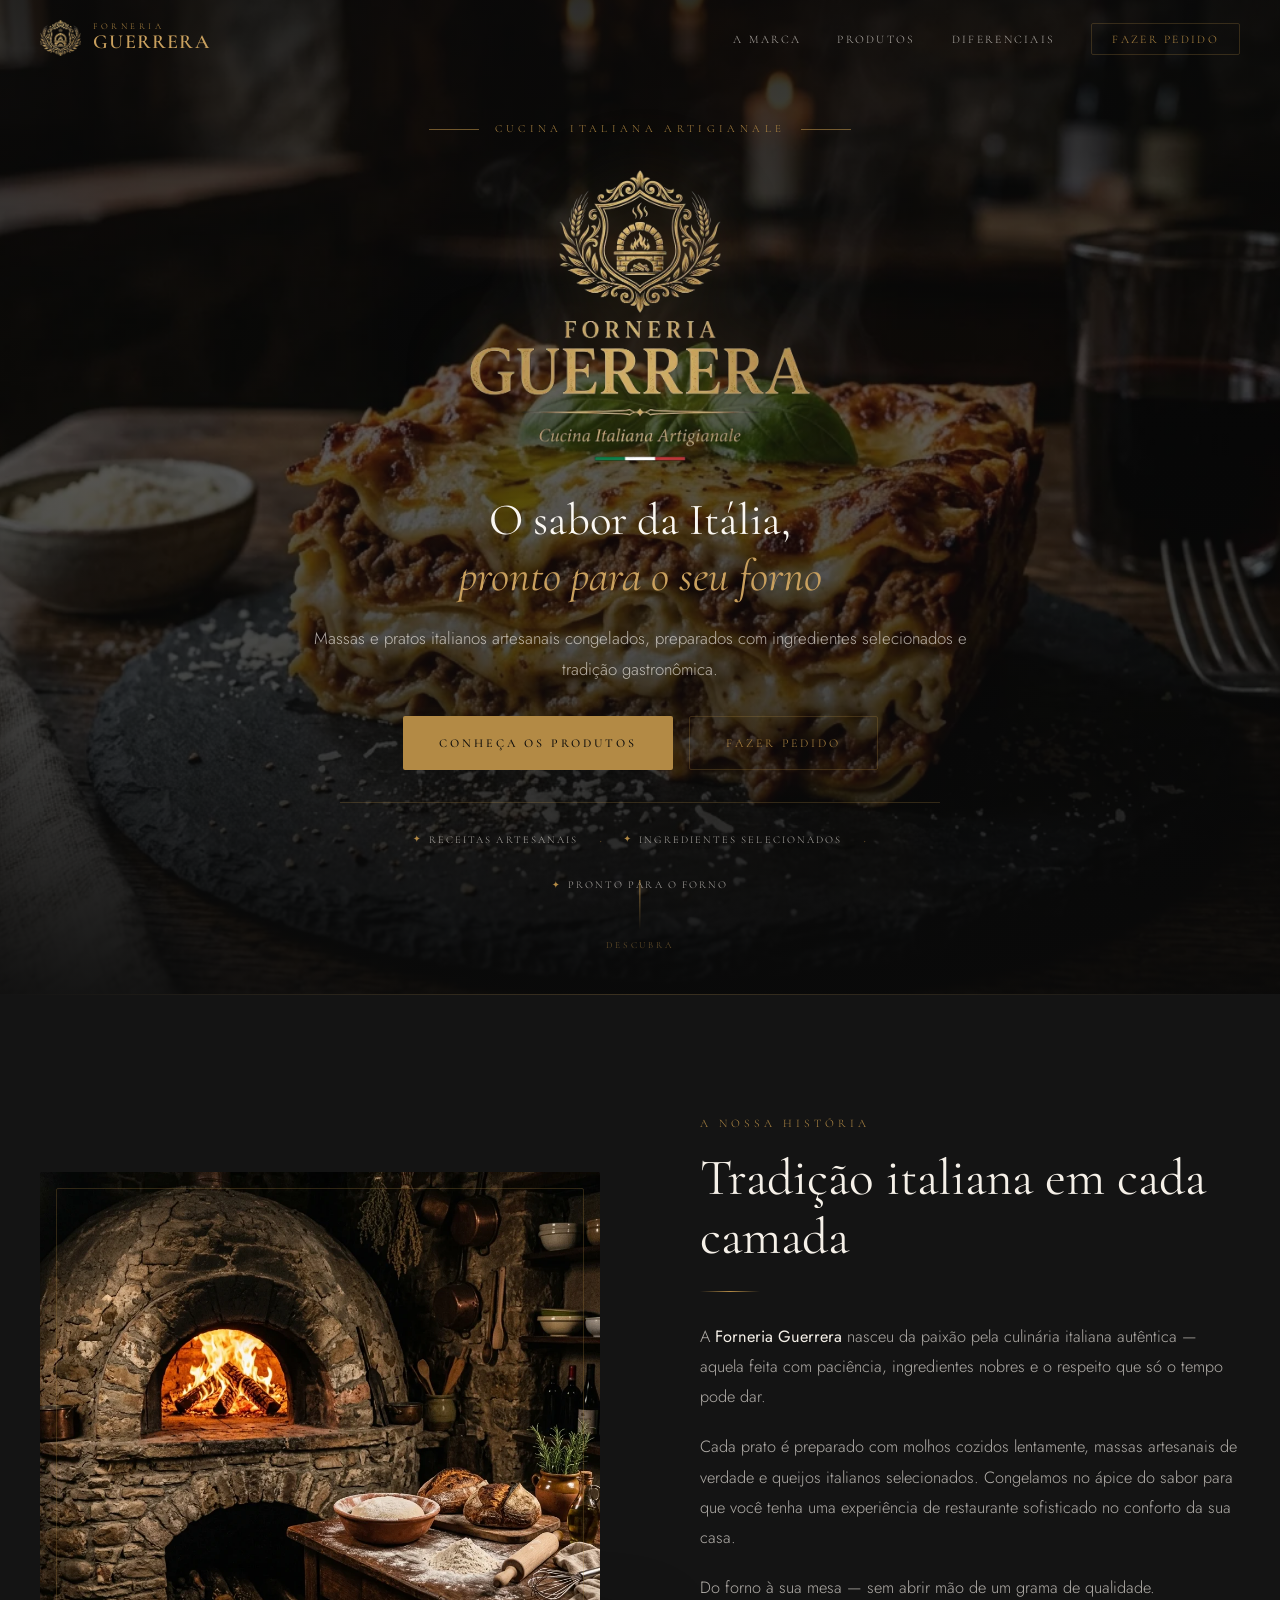
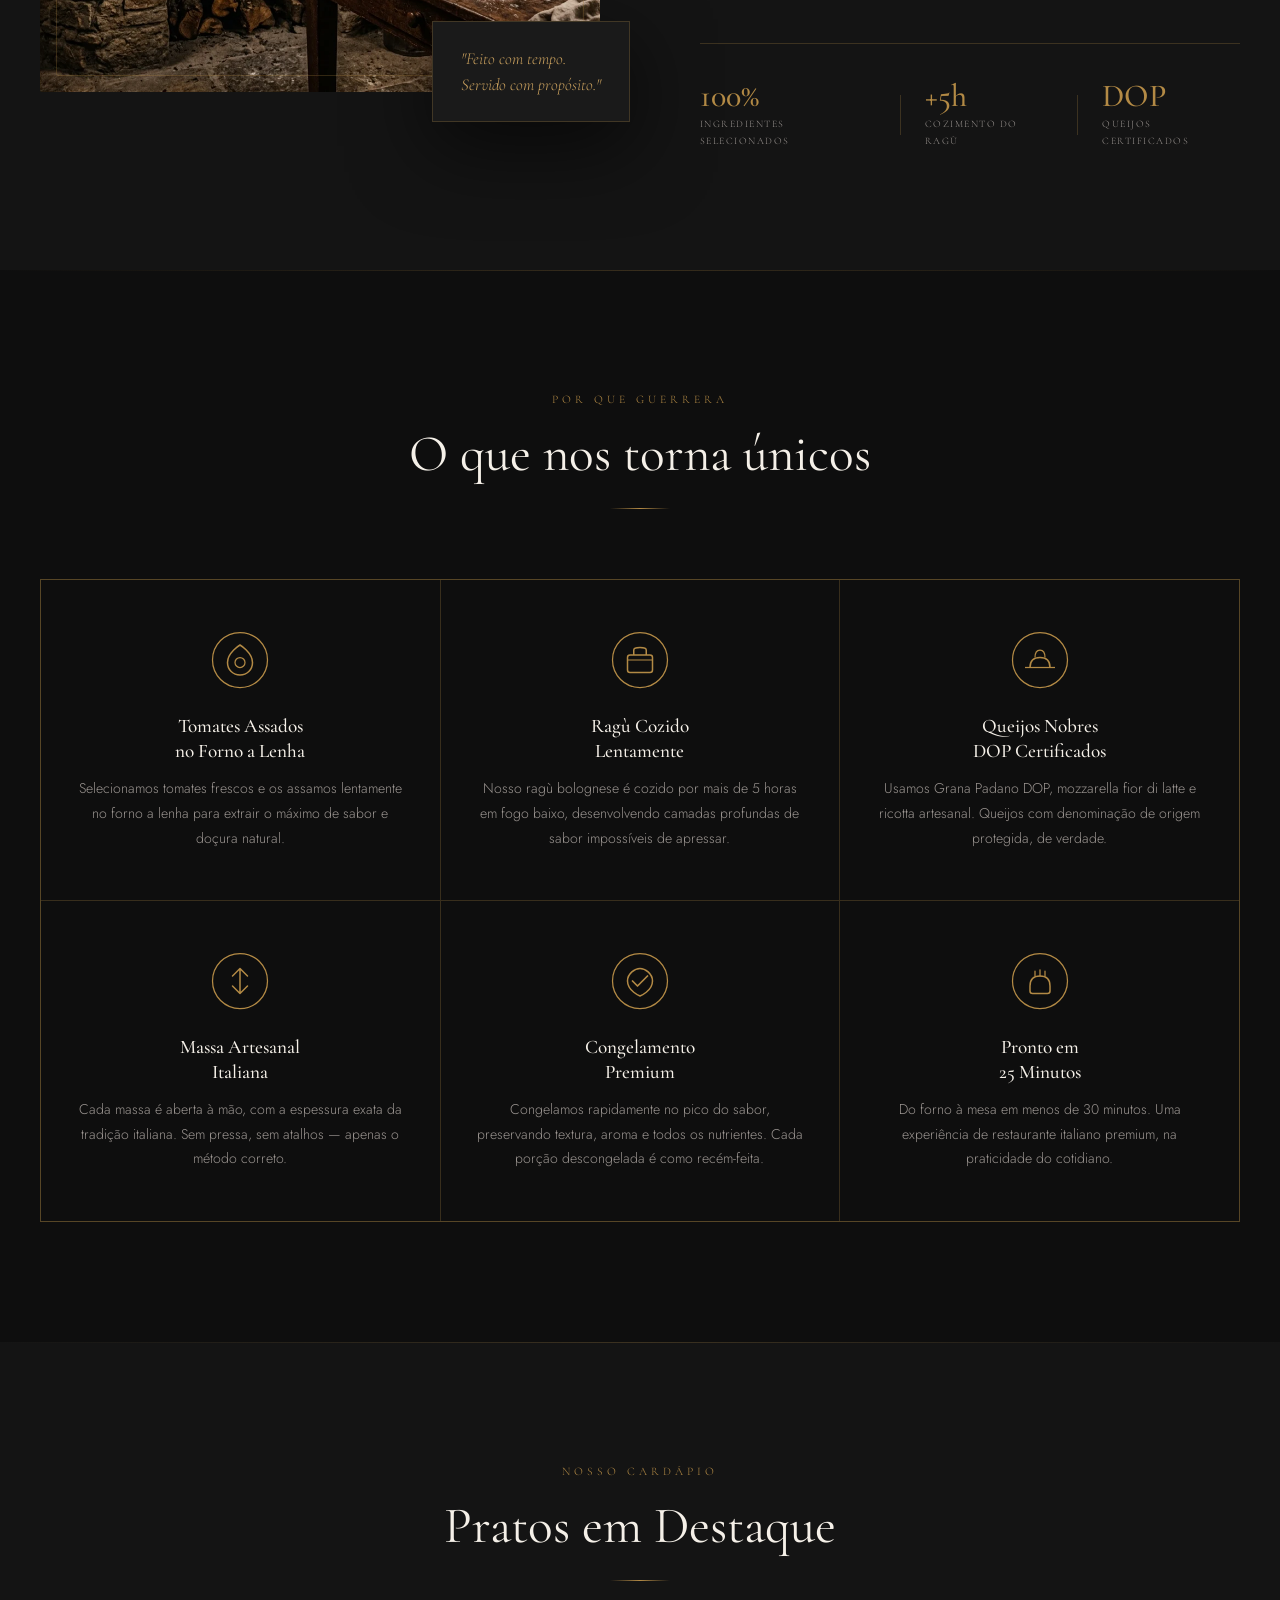
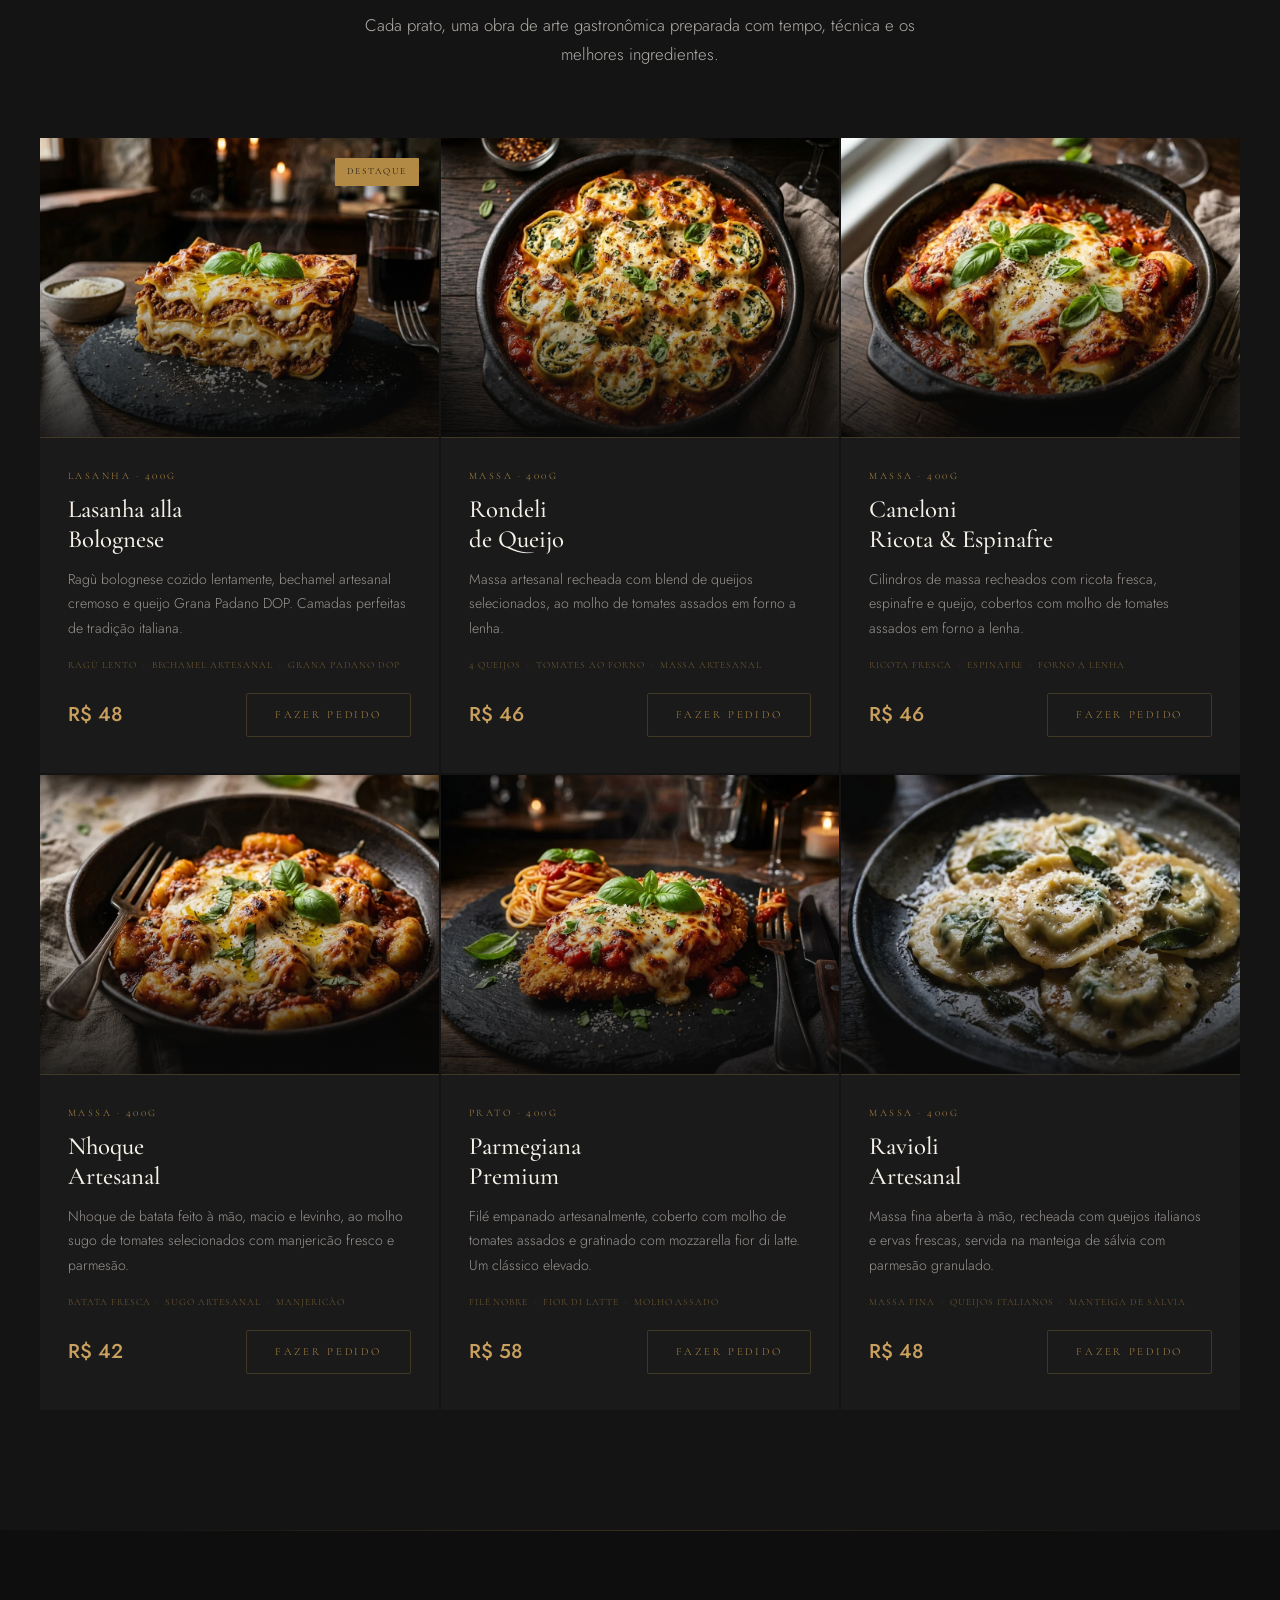
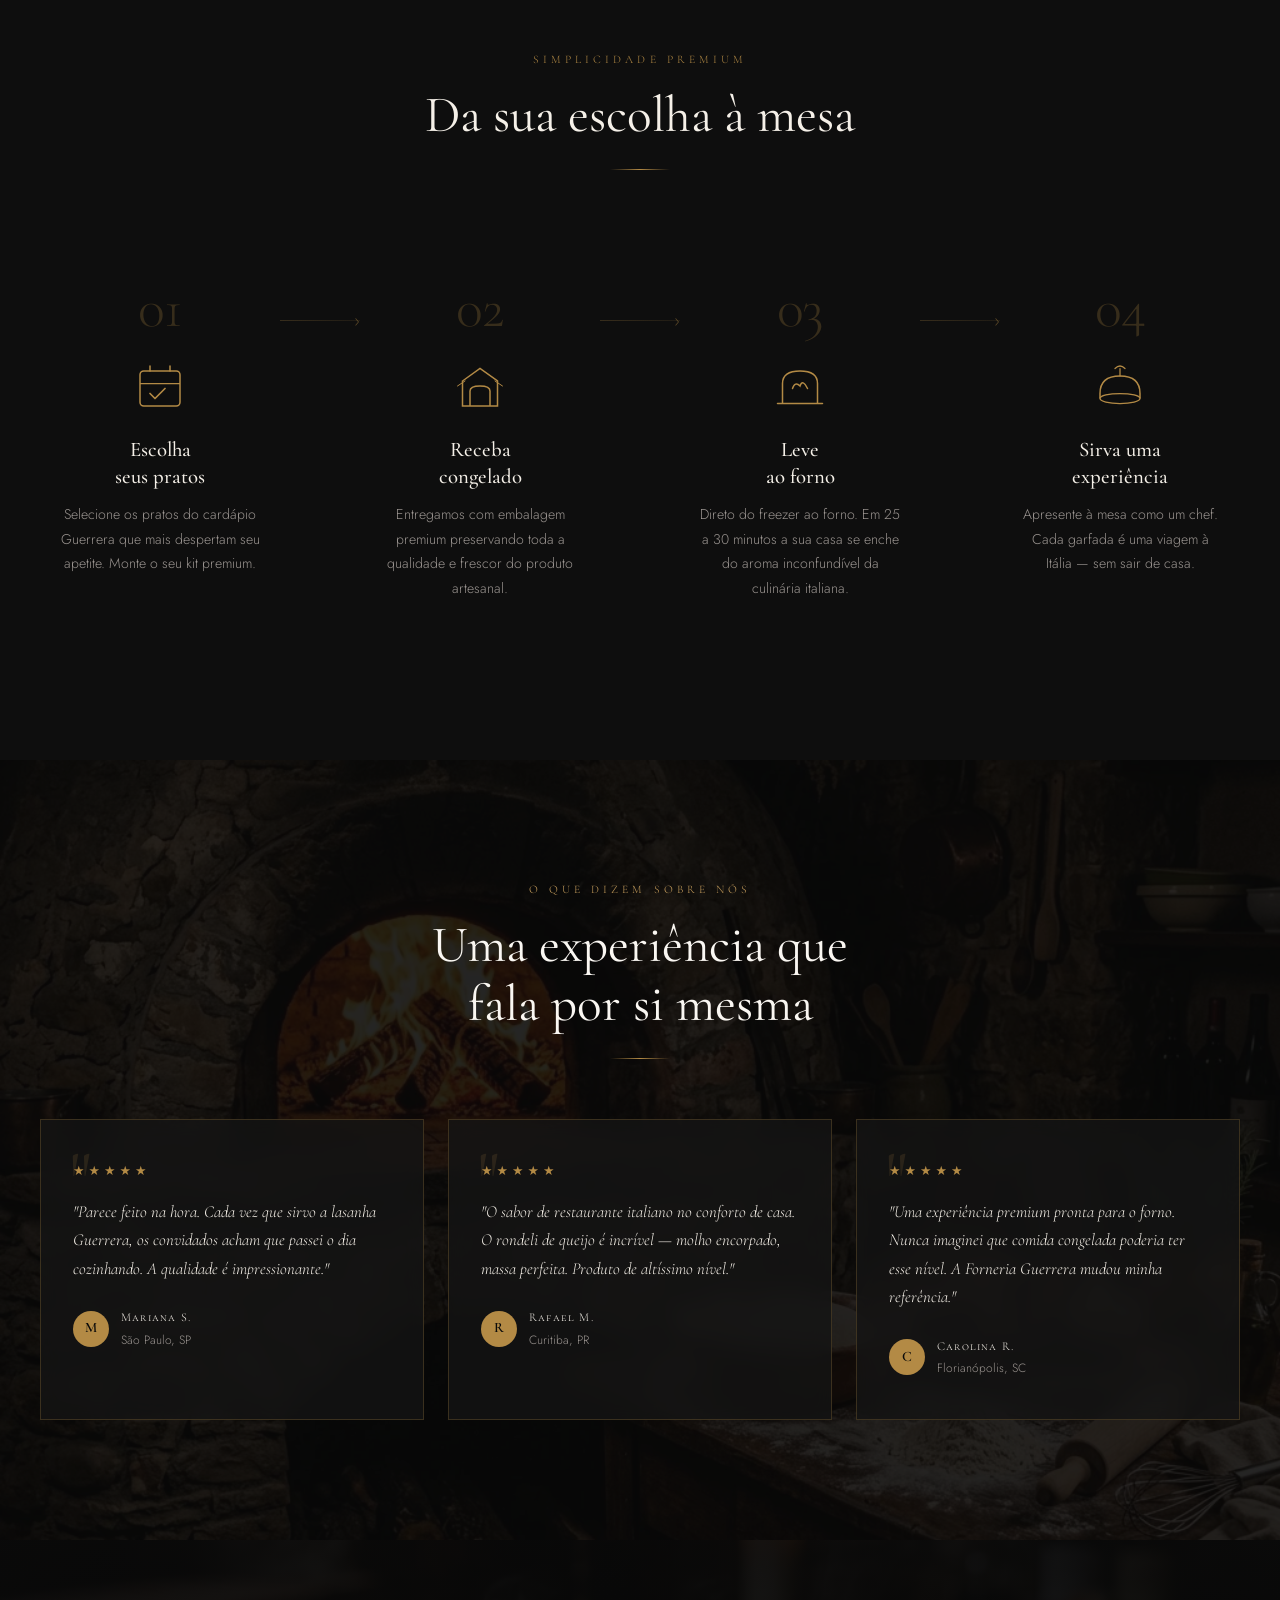
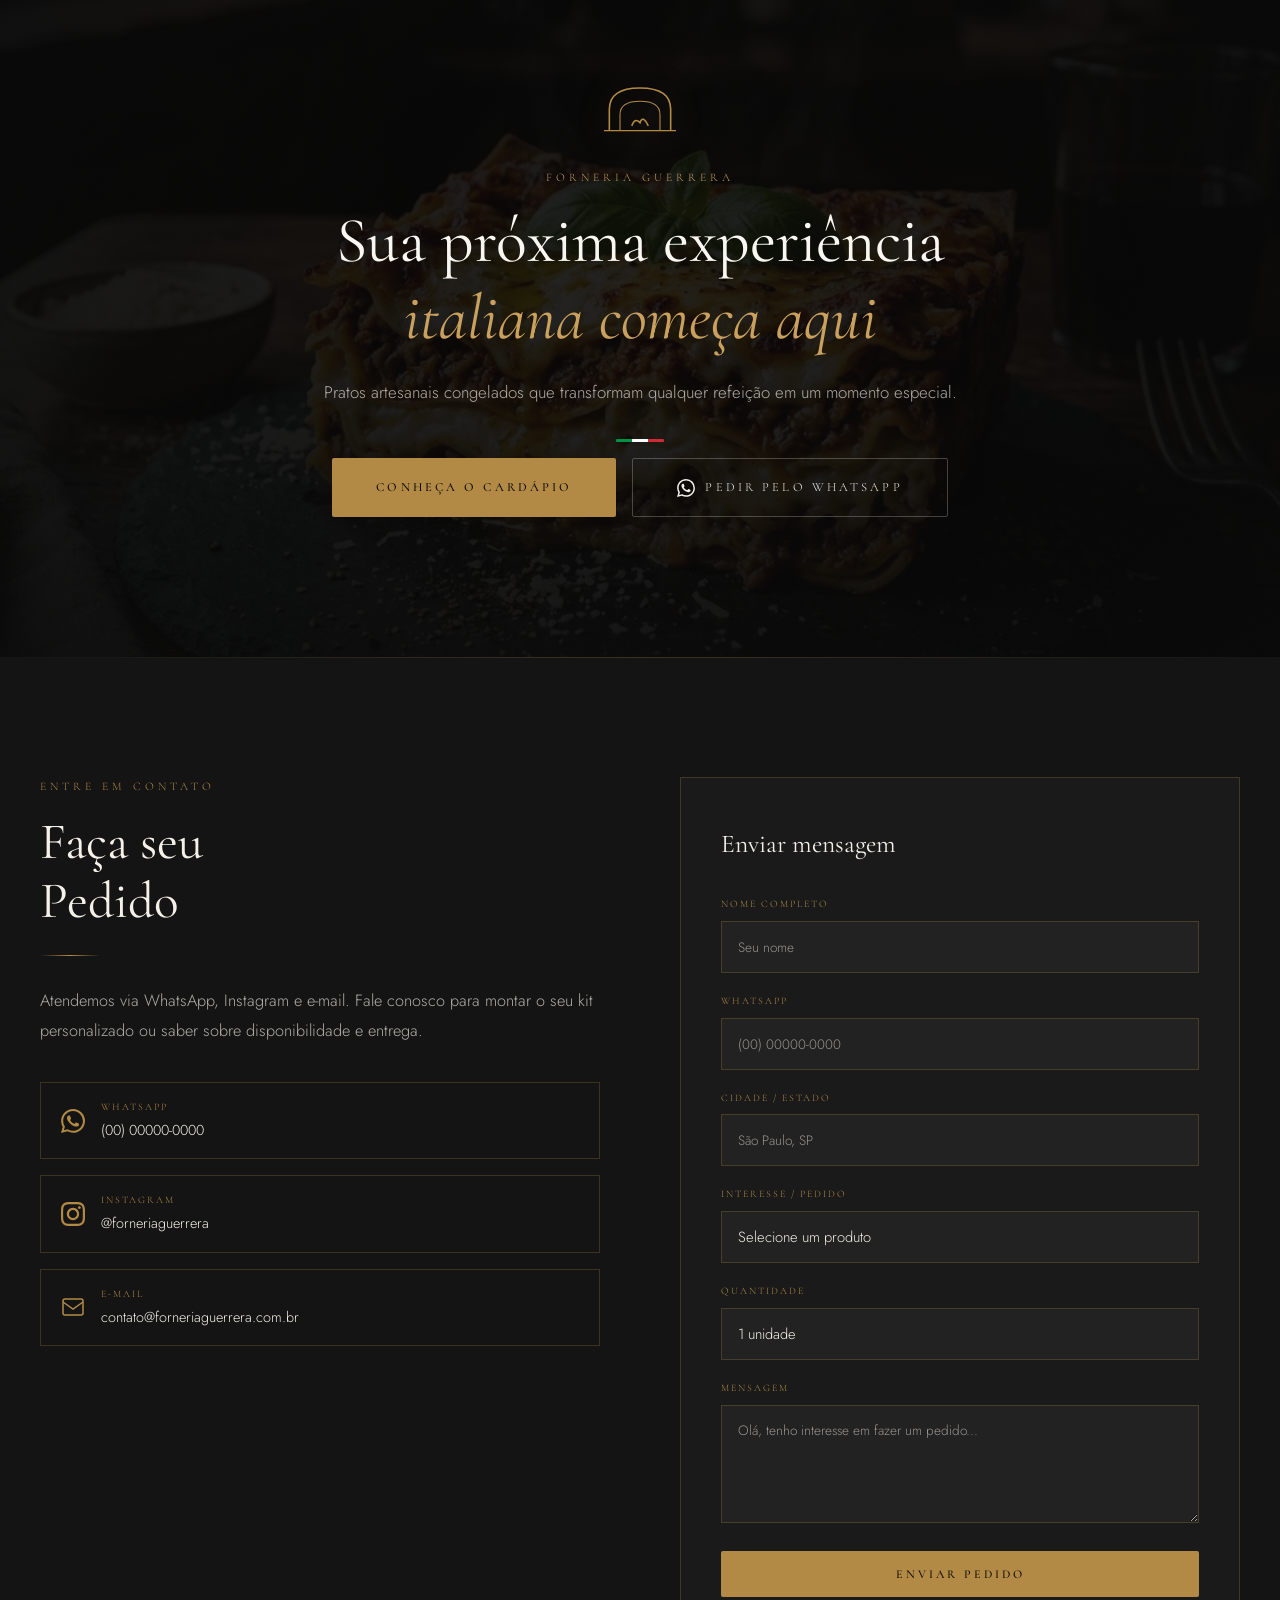
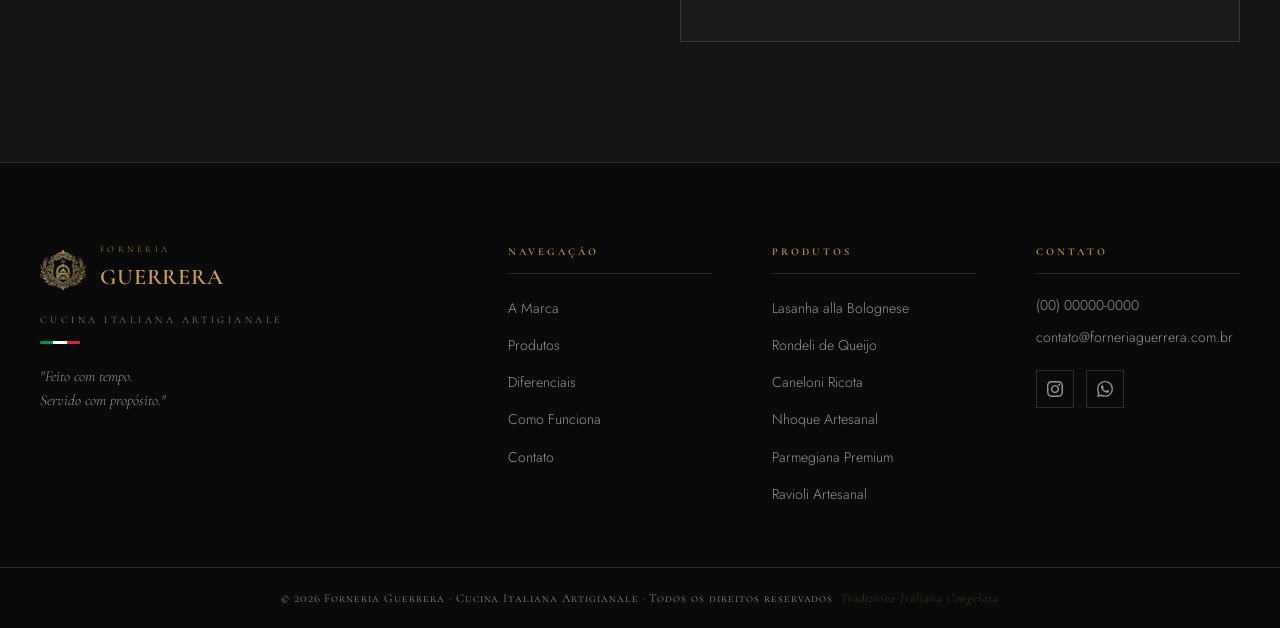
<file: index.html>
<!DOCTYPE html>
<html lang="pt-BR">
<head>
  <meta charset="UTF-8" />
  <meta name="viewport" content="width=device-width, initial-scale=1.0" />
  <meta name="description" content="Forneria Guerrera — Cucina Italiana Artigianale. Massas e pratos italianos artesanais congelados, preparados com ingredientes selecionados e tradição gastronômica." />
  <title>Forneria Guerrera — Cucina Italiana Artigianale</title>

  <!-- ===== OPEN GRAPH / SOCIAL PREVIEW ===== -->
  <meta property="og:title" content="Forneria Guerrera — Cucina Italiana Artigianale" />
  <meta property="og:description" content="Massas e pratos italianos artesanais congelados, preparados com ingredientes selecionados e tradição gastronômica. Do forno à sua mesa." />
  <meta property="og:type" content="website" />
  <meta property="og:url" content="https://forneriaguerrera.com.br" />
  <meta property="og:image" content="https://forneriaguerrera.com.br/img/hero_lasagna.webp" />
  <meta property="og:image:width" content="1200" />
  <meta property="og:image:height" content="630" />
  <meta property="og:locale" content="pt_BR" />
  <meta property="og:site_name" content="Forneria Guerrera" />
  <meta name="twitter:card" content="summary_large_image" />
  <meta name="twitter:title" content="Forneria Guerrera — Cucina Italiana Artigianale" />
  <meta name="twitter:description" content="Massas e pratos italianos artesanais congelados. Do forno à sua mesa." />
  <meta name="twitter:image" content="https://forneriaguerrera.com.br/img/hero_lasagna.webp" />

  <!-- ===== FAVICON ===== -->
  <link rel="icon" type="image/svg+xml" href="data:image/svg+xml,%3Csvg xmlns='http://www.w3.org/2000/svg' viewBox='0 0 32 32'%3E%3Crect width='32' height='32' rx='4' fill='%230A0A0A'/%3E%3Cpath d='M16 2 L28 8 L28 20 C28 26 16 30 16 30 C16 30 4 26 4 20 L4 8 Z' stroke='%23B38A45' stroke-width='1' fill='none'/%3E%3Ctext x='16' y='21' text-anchor='middle' font-family='Georgia,serif' font-weight='700' font-size='13' fill='%23B38A45'%3EG%3C/text%3E%3C/svg%3E" />
  <link rel="apple-touch-icon" href="data:image/svg+xml,%3Csvg xmlns='http://www.w3.org/2000/svg' viewBox='0 0 180 180'%3E%3Crect width='180' height='180' rx='20' fill='%230A0A0A'/%3E%3Cpath d='M90 14 L158 48 L158 116 C158 148 90 166 90 166 C90 166 22 148 22 116 L22 48 Z' stroke='%23B38A45' stroke-width='5' fill='none'/%3E%3Ctext x='90' y='122' text-anchor='middle' font-family='Georgia,serif' font-weight='700' font-size='74' fill='%23B38A45'%3EG%3C/text%3E%3C/svg%3E" />

  <!-- ===== PERFORMANCE: PRELOAD HERO ===== -->
  <link rel="preload" as="image" href="img/hero_lasagna.webp" />

  <!-- ===== FONTS ===== -->
  <link rel="preconnect" href="https://fonts.googleapis.com" />
  <link rel="preconnect" href="https://fonts.gstatic.com" crossorigin />
  <link href="https://fonts.googleapis.com/css2?family=Cormorant+Garamond:ital,wght@0,300;0,400;0,500;0,600;0,700;1,300;1,400;1,500&family=Cormorant+SC:wght@300;400;500;600;700&family=EB+Garamond:ital,wght@0,400;0,500;1,400&family=Jost:wght@300;400;500&display=swap" rel="stylesheet" />
  <link rel="stylesheet" href="style.css" />

  <!-- ===== SCHEMA.ORG — LocalBusiness ===== -->
  <script type="application/ld+json">
  {
    "@context": "https://schema.org",
    "@type": "FoodEstablishment",
    "name": "Forneria Guerrera",
    "description": "Massas e pratos italianos artesanais congelados, preparados com ingredientes selecionados e tradição gastronômica italiana.",
    "url": "https://forneriaguerrera.com.br",
    "telephone": "+5500000000000",
    "email": "contato@forneriaguerrera.com.br",
    "servesCuisine": "Italian",
    "priceRange": "$$",
    "image": "https://forneriaguerrera.com.br/img/hero_lasagna.webp",
    "sameAs": [
      "https://instagram.com/forneriaguerrera"
    ]
  }
  </script>
</head>
<body>

  <!-- ===== NAVIGATION ===== -->
  <nav id="navbar" class="navbar">
    <div class="nav-inner">
      <a href="#hero" class="nav-logo">
        <div class="nav-logo-mark">
          <img src="img/logo_1_part_1.webp" alt="Forneria Guerrera Brasão" class="nav-logo-img" />
        </div>
        <div class="nav-logo-text">
          <span class="nav-forneria">FORNERIA</span>
          <span class="nav-guerrera">GUERRERA</span>
        </div>
      </a>
      <button class="nav-toggle" id="navToggle" aria-label="Menu">
        <span></span><span></span><span></span>
      </button>
      <ul class="nav-links" id="navLinks">
        <li><a href="#sobre" class="nav-link">A Marca</a></li>
        <li><a href="#produtos" class="nav-link">Produtos</a></li>
        <li><a href="#diferenciais" class="nav-link">Diferenciais</a></li>
        <li><a href="#contato" class="nav-link nav-cta">Fazer Pedido</a></li>
      </ul>
    </div>
  </nav>

  <!-- ===== HERO ===== -->
  <section id="hero" class="hero">
    <div class="hero-bg">
      <img src="img/hero_lasagna.webp" alt="Lasanha premium Forneria Guerrera" class="hero-bg-img" fetchpriority="high" />
      <div class="hero-overlay"></div>
    </div>
    <div class="hero-content">
      <div class="hero-badge reveal">
        <span class="badge-line"></span>
        <span class="badge-text">Cucina Italiana Artigianale</span>
        <span class="badge-line"></span>
      </div>
      <div class="hero-logo reveal">
        <img src="img/logo_1_transparent.webp" alt="Forneria Guerrera" class="hero-logo-img" />
      </div>
      <div class="hero-tagline reveal">
        <h2 class="hero-headline">O sabor da Itália,<br /><em>pronto para o seu forno</em></h2>
        <p class="hero-sub">Massas e pratos italianos artesanais congelados, preparados com ingredientes selecionados e tradição gastronômica.</p>
        <div class="hero-actions">
          <a href="#produtos" class="btn btn-primary" id="hero-cta-products">Conheça os Produtos</a>
          <a href="#contato" class="btn btn-secondary" id="hero-cta-order">Fazer Pedido</a>
        </div>
      </div>
      <div class="hero-seals reveal">
        <div class="seal">
          <div class="seal-icon">✦</div>
          <span>Receitas Artesanais</span>
        </div>
        <div class="seal-divider">·</div>
        <div class="seal">
          <div class="seal-icon">✦</div>
          <span>Ingredientes Selecionados</span>
        </div>
        <div class="seal-divider">·</div>
        <div class="seal">
          <div class="seal-icon">✦</div>
          <span>Pronto para o Forno</span>
        </div>
      </div>
    </div>
    <div class="hero-scroll-hint">
      <div class="scroll-line"></div>
      <span>Descubra</span>
    </div>
  </section>

  <!-- ===== SOBRE ===== -->
  <section id="sobre" class="sobre">
    <div class="container">
      <div class="sobre-grid">
        <div class="sobre-visual reveal-left">
          <div class="sobre-img-wrap">
            <img src="img/about_forno.webp" alt="Forno a lenha artesanal Forneria Guerrera" loading="lazy" />
            <div class="sobre-img-frame"></div>
          </div>
          <div class="sobre-quote-card">
            <p class="quote-script">"Feito com tempo.<br />Servido com propósito."</p>
          </div>
        </div>
        <div class="sobre-content reveal-right">
          <div class="section-label">A Nossa História</div>
          <h2 class="section-title">Tradição italiana em cada camada</h2>
          <div class="gold-divider"></div>
          <p class="sobre-text">A <strong>Forneria Guerrera</strong> nasceu da paixão pela culinária italiana autêntica — aquela feita com paciência, ingredientes nobres e o respeito que só o tempo pode dar.</p>
          <p class="sobre-text">Cada prato é preparado com molhos cozidos lentamente, massas artesanais de verdade e queijos italianos selecionados. Congelamos no ápice do sabor para que você tenha uma experiência de restaurante sofisticado no conforto da sua casa.</p>
          <p class="sobre-text">Do forno à sua mesa — sem abrir mão de um grama de qualidade.</p>
          <div class="sobre-stats">
            <div class="stat">
              <span class="stat-num">100%</span>
              <span class="stat-label">Ingredientes Selecionados</span>
            </div>
            <div class="stat-sep"></div>
            <div class="stat">
              <span class="stat-num">+5h</span>
              <span class="stat-label">Cozimento do Ragù</span>
            </div>
            <div class="stat-sep"></div>
            <div class="stat">
              <span class="stat-num">DOP</span>
              <span class="stat-label">Queijos Certificados</span>
            </div>
          </div>
        </div>
      </div>
    </div>
  </section>

  <!-- ===== DIFERENCIAIS ===== -->
  <section id="diferenciais" class="diferenciais">
    <div class="diferenciais-bg-overlay"></div>
    <div class="container">
      <div class="section-header reveal">
        <div class="section-label">Por que Guerrera</div>
        <h2 class="section-title">O que nos torna únicos</h2>
        <div class="gold-divider centered"></div>
      </div>
      <div class="diferenciais-grid">
        <div class="diferencial-card reveal" id="dif-1">
          <div class="dif-icon">
            <svg viewBox="0 0 48 48" fill="none" xmlns="http://www.w3.org/2000/svg" aria-hidden="true">
              <circle cx="24" cy="24" r="22" stroke="#B38A45" stroke-width="1"/>
              <path d="M24 12 C24 12 14 18 14 26 C14 32 18.5 36 24 36 C29.5 36 34 32 34 26 C34 18 24 12 24 12Z" stroke="#B38A45" stroke-width="1.2" fill="none"/>
              <circle cx="24" cy="26" r="4" stroke="#B38A45" stroke-width="1"/>
            </svg>
          </div>
          <h3 class="dif-title">Tomates Assados<br />no Forno a Lenha</h3>
          <p class="dif-desc">Selecionamos tomates frescos e os assamos lentamente no forno a lenha para extrair o máximo de sabor e doçura natural.</p>
        </div>
        <div class="diferencial-card reveal" id="dif-2">
          <div class="dif-icon">
            <svg viewBox="0 0 48 48" fill="none" xmlns="http://www.w3.org/2000/svg" aria-hidden="true">
              <circle cx="24" cy="24" r="22" stroke="#B38A45" stroke-width="1"/>
              <rect x="14" y="20" width="20" height="14" rx="2" stroke="#B38A45" stroke-width="1.2" fill="none"/>
              <path d="M14 24 L34 24" stroke="#B38A45" stroke-width="0.8"/>
              <path d="M19 20 L19 16 Q19 14 24 14 Q29 14 29 16 L29 20" stroke="#B38A45" stroke-width="1.2" fill="none"/>
            </svg>
          </div>
          <h3 class="dif-title">Ragù Cozido<br />Lentamente</h3>
          <p class="dif-desc">Nosso ragù bolognese é cozido por mais de 5 horas em fogo baixo, desenvolvendo camadas profundas de sabor impossíveis de apressar.</p>
        </div>
        <div class="diferencial-card reveal" id="dif-3">
          <div class="dif-icon">
            <svg viewBox="0 0 48 48" fill="none" xmlns="http://www.w3.org/2000/svg" aria-hidden="true">
              <circle cx="24" cy="24" r="22" stroke="#B38A45" stroke-width="1"/>
              <path d="M16 30 Q16 22 24 22 Q32 22 32 30" stroke="#B38A45" stroke-width="1.2" fill="none"/>
              <path d="M12 30 L36 30" stroke="#B38A45" stroke-width="1"/>
              <path d="M20 22 Q20 16 24 16 Q28 16 28 22" stroke="#B38A45" stroke-width="1" fill="none"/>
            </svg>
          </div>
          <h3 class="dif-title">Queijos Nobres<br />DOP Certificados</h3>
          <p class="dif-desc">Usamos Grana Padano DOP, mozzarella fior di latte e ricotta artesanal. Queijos com denominação de origem protegida, de verdade.</p>
        </div>
        <div class="diferencial-card reveal" id="dif-4">
          <div class="dif-icon">
            <svg viewBox="0 0 48 48" fill="none" xmlns="http://www.w3.org/2000/svg" aria-hidden="true">
              <circle cx="24" cy="24" r="22" stroke="#B38A45" stroke-width="1"/>
              <path d="M24 14 L24 34 M18 20 L24 14 L30 20 M18 28 L24 34 L30 28" stroke="#B38A45" stroke-width="1.2" fill="none" stroke-linecap="round" stroke-linejoin="round"/>
            </svg>
          </div>
          <h3 class="dif-title">Massa Artesanal<br />Italiana</h3>
          <p class="dif-desc">Cada massa é aberta à mão, com a espessura exata da tradição italiana. Sem pressa, sem atalhos — apenas o método correto.</p>
        </div>
        <div class="diferencial-card reveal" id="dif-5">
          <div class="dif-icon">
            <svg viewBox="0 0 48 48" fill="none" xmlns="http://www.w3.org/2000/svg" aria-hidden="true">
              <circle cx="24" cy="24" r="22" stroke="#B38A45" stroke-width="1"/>
              <path d="M24 14 C20 14 14 18 14 24 C14 32 24 36 24 36 C24 36 34 32 34 24 C34 18 28 14 24 14Z" stroke="#B38A45" stroke-width="1.2" fill="none"/>
              <path d="M18 24 L22 28 L30 20" stroke="#B38A45" stroke-width="1.4" fill="none" stroke-linecap="round" stroke-linejoin="round"/>
            </svg>
          </div>
          <h3 class="dif-title">Congelamento<br />Premium</h3>
          <p class="dif-desc">Congelamos rapidamente no pico do sabor, preservando textura, aroma e todos os nutrientes. Cada porção descongelada é como recém-feita.</p>
        </div>
        <div class="diferencial-card reveal" id="dif-6">
          <div class="dif-icon">
            <svg viewBox="0 0 48 48" fill="none" xmlns="http://www.w3.org/2000/svg" aria-hidden="true">
              <circle cx="24" cy="24" r="22" stroke="#B38A45" stroke-width="1"/>
              <path d="M16 28 Q16 20 24 20 Q32 20 32 28 L32 32 Q32 34 30 34 L18 34 Q16 34 16 32 Z" stroke="#B38A45" stroke-width="1.2" fill="none"/>
              <path d="M20 20 L20 16 M24 20 L24 15 M28 20 L28 16" stroke="#B38A45" stroke-width="1" stroke-linecap="round"/>
            </svg>
          </div>
          <h3 class="dif-title">Pronto em<br />25 Minutos</h3>
          <p class="dif-desc">Do forno à mesa em menos de 30 minutos. Uma experiência de restaurante italiano premium, na praticidade do cotidiano.</p>
        </div>
      </div>
    </div>
  </section>

  <!-- ===== PRODUTOS ===== -->
  <section id="produtos" class="produtos">
    <div class="container">
      <div class="section-header reveal">
        <div class="section-label">Nosso Cardápio</div>
        <h2 class="section-title">Pratos em Destaque</h2>
        <div class="gold-divider centered"></div>
        <p class="section-sub">Cada prato, uma obra de arte gastronômica preparada com tempo, técnica e os melhores ingredientes.</p>
      </div>
      <div class="produtos-grid">

        <div class="produto-card reveal" id="prod-lasanha">
          <div class="produto-img-wrap">
            <img src="img/hero_lasagna.webp" alt="Lasanha alla Bolognese Forneria Guerrera" loading="lazy" />
            <div class="produto-badge-img"><span>DESTAQUE</span></div>
          </div>
          <div class="produto-info">
            <div class="produto-tag">Lasanha · 400g</div>
            <h3 class="produto-name">Lasanha alla<br />Bolognese</h3>
            <p class="produto-desc">Ragù bolognese cozido lentamente, bechamel artesanal cremoso e queijo Grana Padano DOP. Camadas perfeitas de tradição italiana.</p>
            <div class="produto-ingredientes">
              <span>Ragù Lento</span><span>·</span><span>Bechamel Artesanal</span><span>·</span><span>Grana Padano DOP</span>
            </div>
            <div class="produto-meta">
              <span class="produto-price">R$ 48</span>
              <a href="#contato?produto=lasanha" class="btn btn-produto" id="btn-lasanha">Fazer Pedido</a>
            </div>
          </div>
        </div>

        <div class="produto-card reveal" id="prod-rondeli">
          <div class="produto-img-wrap">
            <img src="img/product_rondeli.webp" alt="Rondeli de Queijo Forneria Guerrera" loading="lazy" />
          </div>
          <div class="produto-info">
            <div class="produto-tag">Massa · 400g</div>
            <h3 class="produto-name">Rondeli<br />de Queijo</h3>
            <p class="produto-desc">Massa artesanal recheada com blend de queijos selecionados, ao molho de tomates assados em forno a lenha.</p>
            <div class="produto-ingredientes">
              <span>4 Queijos</span><span>·</span><span>Tomates ao Forno</span><span>·</span><span>Massa Artesanal</span>
            </div>
            <div class="produto-meta">
              <span class="produto-price">R$ 46</span>
              <a href="#contato?produto=rondeli" class="btn btn-produto" id="btn-rondeli">Fazer Pedido</a>
            </div>
          </div>
        </div>

        <div class="produto-card reveal" id="prod-caneloni">
          <div class="produto-img-wrap">
            <img src="img/product_caneloni.webp" alt="Caneloni Forneria Guerrera" loading="lazy" />
          </div>
          <div class="produto-info">
            <div class="produto-tag">Massa · 400g</div>
            <h3 class="produto-name">Caneloni<br />Ricota &amp; Espinafre</h3>
            <p class="produto-desc">Cilindros de massa recheados com ricota fresca, espinafre e queijo, cobertos com molho de tomates assados em forno a lenha.</p>
            <div class="produto-ingredientes">
              <span>Ricota Fresca</span><span>·</span><span>Espinafre</span><span>·</span><span>Forno a Lenha</span>
            </div>
            <div class="produto-meta">
              <span class="produto-price">R$ 46</span>
              <a href="#contato?produto=caneloni" class="btn btn-produto" id="btn-caneloni">Fazer Pedido</a>
            </div>
          </div>
        </div>

        <div class="produto-card reveal" id="prod-nhoque">
          <div class="produto-img-wrap">
            <img src="img/product_nhoque.webp" alt="Nhoque Artesanal Forneria Guerrera" loading="lazy" />
          </div>
          <div class="produto-info">
            <div class="produto-tag">Massa · 400g</div>
            <h3 class="produto-name">Nhoque<br />Artesanal</h3>
            <p class="produto-desc">Nhoque de batata feito à mão, macio e levinho, ao molho sugo de tomates selecionados com manjericão fresco e parmesão.</p>
            <div class="produto-ingredientes">
              <span>Batata Fresca</span><span>·</span><span>Sugo Artesanal</span><span>·</span><span>Manjericão</span>
            </div>
            <div class="produto-meta">
              <span class="produto-price">R$ 42</span>
              <a href="#contato?produto=nhoque" class="btn btn-produto" id="btn-nhoque">Fazer Pedido</a>
            </div>
          </div>
        </div>

        <div class="produto-card reveal" id="prod-parmegiana">
          <div class="produto-img-wrap">
            <img src="img/product_parmegiana.webp" alt="Parmegiana Forneria Guerrera" loading="lazy" />
          </div>
          <div class="produto-info">
            <div class="produto-tag">Prato · 400g</div>
            <h3 class="produto-name">Parmegiana<br />Premium</h3>
            <p class="produto-desc">Filé empanado artesanalmente, coberto com molho de tomates assados e gratinado com mozzarella fior di latte. Um clássico elevado.</p>
            <div class="produto-ingredientes">
              <span>Filé Nobre</span><span>·</span><span>Fior di Latte</span><span>·</span><span>Molho Assado</span>
            </div>
            <div class="produto-meta">
              <span class="produto-price">R$ 58</span>
              <a href="#contato?produto=parmegiana" class="btn btn-produto" id="btn-parmegiana">Fazer Pedido</a>
            </div>
          </div>
        </div>

        <div class="produto-card reveal" id="prod-ravioli">
          <div class="produto-img-wrap">
            <img src="img/product_ravioli.webp" alt="Ravioli Artesanal Forneria Guerrera" loading="lazy" />
          </div>
          <div class="produto-info">
            <div class="produto-tag">Massa · 400g</div>
            <h3 class="produto-name">Ravioli<br />Artesanal</h3>
            <p class="produto-desc">Massa fina aberta à mão, recheada com queijos italianos e ervas frescas, servida na manteiga de sálvia com parmesão granulado.</p>
            <div class="produto-ingredientes">
              <span>Massa Fina</span><span>·</span><span>Queijos Italianos</span><span>·</span><span>Manteiga de Sálvia</span>
            </div>
            <div class="produto-meta">
              <span class="produto-price">R$ 48</span>
              <a href="#contato?produto=ravioli" class="btn btn-produto" id="btn-ravioli">Fazer Pedido</a>
            </div>
          </div>
        </div>

      </div>
    </div>
  </section>

  <!-- ===== COMO FUNCIONA ===== -->
  <section id="como-funciona" class="como-funciona">
    <div class="container">
      <div class="section-header reveal">
        <div class="section-label">Simplicidade Premium</div>
        <h2 class="section-title">Da sua escolha à mesa</h2>
        <div class="gold-divider centered"></div>
      </div>
      <div class="steps-grid">
        <div class="step reveal" id="step-1">
          <div class="step-num">01</div>
          <div class="step-icon-wrap">
            <svg viewBox="0 0 48 48" fill="none" xmlns="http://www.w3.org/2000/svg" aria-hidden="true">
              <rect x="8" y="12" width="32" height="28" rx="3" stroke="#B38A45" stroke-width="1.2" fill="none"/>
              <path d="M16 12 L16 8 M32 12 L32 8" stroke="#B38A45" stroke-width="1.2" stroke-linecap="round"/>
              <line x1="8" y1="22" x2="40" y2="22" stroke="#B38A45" stroke-width="1"/>
              <path d="M16 30 L20 34 L28 26" stroke="#B38A45" stroke-width="1.4" stroke-linecap="round" stroke-linejoin="round"/>
            </svg>
          </div>
          <h3 class="step-title">Escolha<br />seus pratos</h3>
          <p class="step-desc">Selecione os pratos do cardápio Guerrera que mais despertam seu apetite. Monte o seu kit premium.</p>
        </div>
        <div class="step-connector reveal"></div>
        <div class="step reveal" id="step-2">
          <div class="step-num">02</div>
          <div class="step-icon-wrap">
            <svg viewBox="0 0 48 48" fill="none" xmlns="http://www.w3.org/2000/svg" aria-hidden="true">
              <path d="M10 20 L24 10 L38 20 L38 40 L10 40 Z" stroke="#B38A45" stroke-width="1.2" fill="none"/>
              <path d="M16 40 L16 28 Q16 24 24 24 Q32 24 32 28 L32 40" stroke="#B38A45" stroke-width="1.2" fill="none"/>
              <path d="M12 20 L6 24 M36 20 L42 24" stroke="#B38A45" stroke-width="0.8" stroke-linecap="round"/>
            </svg>
          </div>
          <h3 class="step-title">Receba<br />congelado</h3>
          <p class="step-desc">Entregamos com embalagem premium preservando toda a qualidade e frescor do produto artesanal.</p>
        </div>
        <div class="step-connector reveal"></div>
        <div class="step reveal" id="step-3">
          <div class="step-num">03</div>
          <div class="step-icon-wrap">
            <svg viewBox="0 0 48 48" fill="none" xmlns="http://www.w3.org/2000/svg" aria-hidden="true">
              <path d="M10 38 L10 22 Q10 12 24 12 Q38 12 38 22 L38 38" stroke="#B38A45" stroke-width="1.2" fill="none"/>
              <path d="M6 38 L42 38" stroke="#B38A45" stroke-width="1.2" stroke-linecap="round"/>
              <path d="M18 26 Q20 20 24 24 Q26 18 30 26" stroke="#B38A45" stroke-width="1.2" fill="none" stroke-linecap="round"/>
            </svg>
          </div>
          <h3 class="step-title">Leve<br />ao forno</h3>
          <p class="step-desc">Direto do freezer ao forno. Em 25 a 30 minutos a sua casa se enche do aroma inconfundível da culinária italiana.</p>
        </div>
        <div class="step-connector reveal"></div>
        <div class="step reveal" id="step-4">
          <div class="step-num">04</div>
          <div class="step-icon-wrap">
            <svg viewBox="0 0 48 48" fill="none" xmlns="http://www.w3.org/2000/svg" aria-hidden="true">
              <ellipse cx="24" cy="34" rx="16" ry="4" stroke="#B38A45" stroke-width="1" fill="none"/>
              <path d="M8 34 L8 30 Q8 16 24 16 Q40 16 40 30 L40 34" stroke="#B38A45" stroke-width="1.2" fill="none"/>
              <path d="M24 16 L24 10 M20 10 Q24 6 28 10" stroke="#B38A45" stroke-width="1" stroke-linecap="round"/>
            </svg>
          </div>
          <h3 class="step-title">Sirva uma<br />experiência</h3>
          <p class="step-desc">Apresente à mesa como um chef. Cada garfada é uma viagem à Itália — sem sair de casa.</p>
        </div>
      </div>
    </div>
  </section>

  <!-- ===== EXPERIÊNCIA / PROVA SOCIAL ===== -->
  <section id="experiencia" class="experiencia">
    <div class="experiencia-bg">
      <img src="img/about_forno.webp" alt="Experiência Forneria Guerrera" loading="lazy" />
      <div class="experiencia-overlay"></div>
    </div>
    <div class="container">
      <div class="experiencia-content reveal">
        <div class="section-label light">O que dizem sobre nós</div>
        <h2 class="section-title light">Uma experiência que<br />fala por si mesma</h2>
        <div class="gold-divider centered"></div>
      </div>
      <div class="testimonials-grid">
        <div class="testimonial reveal" id="test-1">
          <div class="test-stars">★★★★★</div>
          <p class="test-quote">"Parece feito na hora. Cada vez que sirvo a lasanha Guerrera, os convidados acham que passei o dia cozinhando. A qualidade é impressionante."</p>
          <div class="test-author">
            <div class="test-avatar">M</div>
            <div>
              <span class="test-name">Mariana S.</span>
              <span class="test-city">São Paulo, SP</span>
            </div>
          </div>
        </div>
        <div class="testimonial reveal" id="test-2">
          <div class="test-stars">★★★★★</div>
          <p class="test-quote">"O sabor de restaurante italiano no conforto de casa. O rondeli de queijo é incrível — molho encorpado, massa perfeita. Produto de altíssimo nível."</p>
          <div class="test-author">
            <div class="test-avatar">R</div>
            <div>
              <span class="test-name">Rafael M.</span>
              <span class="test-city">Curitiba, PR</span>
            </div>
          </div>
        </div>
        <div class="testimonial reveal" id="test-3">
          <div class="test-stars">★★★★★</div>
          <p class="test-quote">"Uma experiência premium pronta para o forno. Nunca imaginei que comida congelada poderia ter esse nível. A Forneria Guerrera mudou minha referência."</p>
          <div class="test-author">
            <div class="test-avatar">C</div>
            <div>
              <span class="test-name">Carolina R.</span>
              <span class="test-city">Florianópolis, SC</span>
            </div>
          </div>
        </div>
      </div>
    </div>
  </section>

  <!-- ===== CTA FINAL ===== -->
  <section id="cta-final" class="cta-final">
    <div class="cta-final-bg">
      <img src="img/hero_lasagna.webp" alt="Forneria Guerrera" loading="lazy" />
      <div class="cta-final-overlay"></div>
    </div>
    <div class="container">
      <div class="cta-final-content reveal">
        <div class="cta-emblem">
          <svg viewBox="0 0 60 42" fill="none" xmlns="http://www.w3.org/2000/svg" aria-hidden="true">
            <path d="M7 38 L7 22 Q7 6 30 6 Q53 6 53 22 L53 38" stroke="#B38A45" stroke-width="1.2" fill="none"/>
            <path d="M15 38 L15 26 Q15 16 30 16 Q45 16 45 26 L45 38" stroke="#B38A45" stroke-width="0.8" fill="none"/>
            <path d="M24 34 Q26 28 30 32 Q32 26 36 34" stroke="#B38A45" stroke-width="1.2" fill="none" stroke-linecap="round"/>
            <line x1="3" y1="38" x2="57" y2="38" stroke="#B38A45" stroke-width="1"/>
          </svg>
        </div>
        <div class="section-label light">Forneria Guerrera</div>
        <h2 class="cta-headline">Sua próxima experiência<br /><em>italiana começa aqui</em></h2>
        <p class="cta-sub">Pratos artesanais congelados que transformam qualquer refeição em um momento especial.</p>
        <div class="hero-flag centered-flag">
          <span class="flag-green"></span>
          <span class="flag-white"></span>
          <span class="flag-red"></span>
        </div>
        <div class="cta-actions">
          <a href="#produtos" class="btn btn-primary btn-large" id="cta-final-menu">Conheça o Cardápio</a>
          <a href="https://wa.me/5500000000000?text=Ol%C3%A1%2C%20quero%20fazer%20um%20pedido%20Forneria%20Guerrera!" target="_blank" class="btn btn-whatsapp btn-large" id="cta-final-whatsapp">
            <svg viewBox="0 0 24 24" fill="currentColor" class="whatsapp-icon" aria-hidden="true"><path d="M17.472 14.382c-.297-.149-1.758-.867-2.03-.967-.273-.099-.471-.148-.67.15-.197.297-.767.966-.94 1.164-.173.199-.347.223-.644.075-.297-.15-1.255-.463-2.39-1.475-.883-.788-1.48-1.761-1.653-2.059-.173-.297-.018-.458.13-.606.134-.133.298-.347.446-.52.149-.174.198-.298.298-.497.099-.198.05-.371-.025-.52-.075-.149-.669-1.612-.916-2.207-.242-.579-.487-.5-.669-.51-.173-.008-.371-.01-.57-.01-.198 0-.52.074-.792.372-.272.297-1.04 1.016-1.04 2.479 0 1.462 1.065 2.875 1.213 3.074.149.198 2.096 3.2 5.077 4.487.709.306 1.262.489 1.694.625.712.227 1.36.195 1.871.118.571-.085 1.758-.719 2.006-1.413.248-.694.248-1.289.173-1.413-.074-.124-.272-.198-.57-.347m-5.421 7.403h-.004a9.87 9.87 0 01-5.031-1.378l-.361-.214-3.741.982.998-3.648-.235-.374a9.86 9.86 0 01-1.51-5.26c.001-5.45 4.436-9.884 9.888-9.884 2.64 0 5.122 1.03 6.988 2.898a9.825 9.825 0 012.893 6.994c-.003 5.45-4.437 9.884-9.885 9.884m8.413-18.297A11.815 11.815 0 0012.05 0C5.495 0 .16 5.335.157 11.892c0 2.096.547 4.142 1.588 5.945L.057 24l6.305-1.654a11.882 11.882 0 005.683 1.448h.005c6.554 0 11.89-5.335 11.893-11.893a11.821 11.821 0 00-3.48-8.413Z"/></svg>
            Pedir pelo WhatsApp
          </a>
        </div>
      </div>
    </div>
  </section>

  <!-- ===== CONTATO ===== -->
  <section id="contato" class="contato">
    <div class="container">
      <div class="contato-grid">
        <div class="contato-info reveal-left">
          <div class="section-label">Entre em Contato</div>
          <h2 class="section-title">Faça seu<br />Pedido</h2>
          <div class="gold-divider"></div>
          <p class="contato-text">Atendemos via WhatsApp, Instagram e e-mail. Fale conosco para montar o seu kit personalizado ou saber sobre disponibilidade e entrega.</p>
          <div class="contato-channels">
            <a href="https://wa.me/5500000000000" target="_blank" class="channel" id="contact-whatsapp">
              <div class="channel-icon">
                <svg viewBox="0 0 24 24" fill="#B38A45" aria-hidden="true"><path d="M17.472 14.382c-.297-.149-1.758-.867-2.03-.967-.273-.099-.471-.148-.67.15-.197.297-.767.966-.94 1.164-.173.199-.347.223-.644.075-.297-.15-1.255-.463-2.39-1.475-.883-.788-1.48-1.761-1.653-2.059-.173-.297-.018-.458.13-.606.134-.133.298-.347.446-.52.149-.174.198-.298.298-.497.099-.198.05-.371-.025-.52-.075-.149-.669-1.612-.916-2.207-.242-.579-.487-.5-.669-.51-.173-.008-.371-.01-.57-.01-.198 0-.52.074-.792.372-.272.297-1.04 1.016-1.04 2.479 0 1.462 1.065 2.875 1.213 3.074.149.198 2.096 3.2 5.077 4.487.709.306 1.262.489 1.694.625.712.227 1.36.195 1.871.118.571-.085 1.758-.719 2.006-1.413.248-.694.248-1.289.173-1.413-.074-.124-.272-.198-.57-.347m-5.421 7.403h-.004a9.87 9.87 0 01-5.031-1.378l-.361-.214-3.741.982.998-3.648-.235-.374a9.86 9.86 0 01-1.51-5.26c.001-5.45 4.436-9.884 9.888-9.884 2.64 0 5.122 1.03 6.988 2.898a9.825 9.825 0 012.893 6.994c-.003 5.45-4.437 9.884-9.885 9.884m8.413-18.297A11.815 11.815 0 0012.05 0C5.495 0 .16 5.335.157 11.892c0 2.096.547 4.142 1.588 5.945L.057 24l6.305-1.654a11.882 11.882 0 005.683 1.448h.005c6.554 0 11.89-5.335 11.893-11.893a11.821 11.821 0 00-3.48-8.413Z"/></svg>
              </div>
              <div>
                <span class="channel-label">WhatsApp</span>
                <span class="channel-value">(00) 00000-0000</span>
              </div>
            </a>
            <a href="https://instagram.com/forneriaguerrera" target="_blank" class="channel" id="contact-instagram">
              <div class="channel-icon">
                <svg viewBox="0 0 24 24" fill="#B38A45" aria-hidden="true"><path d="M12 2.163c3.204 0 3.584.012 4.85.07 3.252.148 4.771 1.691 4.919 4.919.058 1.265.069 1.645.069 4.849 0 3.205-.012 3.584-.069 4.849-.149 3.225-1.664 4.771-4.919 4.919-1.266.058-1.644.07-4.85.07-3.204 0-3.584-.012-4.849-.07-3.26-.149-4.771-1.699-4.919-4.92-.058-1.265-.07-1.644-.07-4.849 0-3.204.013-3.583.07-4.849.149-3.227 1.664-4.771 4.919-4.919 1.266-.057 1.645-.069 4.849-.069zm0-2.163c-3.259 0-3.667.014-4.947.072-4.358.2-6.78 2.618-6.98 6.98-.059 1.281-.073 1.689-.073 4.948 0 3.259.014 3.668.072 4.948.2 4.358 2.618 6.78 6.98 6.98 1.281.058 1.689.072 4.948.072 3.259 0 3.668-.014 4.948-.072 4.354-.2 6.782-2.618 6.979-6.98.059-1.28.073-1.689.073-4.948 0-3.259-.014-3.667-.072-4.947-.196-4.354-2.617-6.78-6.979-6.98-1.281-.059-1.69-.073-4.949-.073zm0 5.838c-3.403 0-6.162 2.759-6.162 6.162s2.759 6.163 6.162 6.163 6.162-2.759 6.162-6.163c0-3.403-2.759-6.162-6.162-6.162zm0 10.162c-2.209 0-4-1.79-4-4 0-2.209 1.791-4 4-4s4 1.791 4 4c0 2.21-1.791 4-4 4zm6.406-11.845c-.796 0-1.441.645-1.441 1.44s.645 1.44 1.441 1.44c.795 0 1.439-.645 1.439-1.44s-.644-1.44-1.439-1.44z"/></svg>
              </div>
              <div>
                <span class="channel-label">Instagram</span>
                <span class="channel-value">@forneriaguerrera</span>
              </div>
            </a>
            <a href="mailto:contato@forneriaguerrera.com.br" class="channel" id="contact-email">
              <div class="channel-icon">
                <svg viewBox="0 0 24 24" fill="none" stroke="#B38A45" stroke-width="1.5" aria-hidden="true"><rect x="2" y="4" width="20" height="16" rx="2"/><path d="M2 7l10 7 10-7"/></svg>
              </div>
              <div>
                <span class="channel-label">E-mail</span>
                <span class="channel-value">contato@forneriaguerrera.com.br</span>
              </div>
            </a>
          </div>
        </div>
        <div class="contato-form-wrap reveal-right">
          <form class="contato-form" id="contatoForm" onsubmit="handleFormSubmit(event)">
            <h3 class="form-title">Enviar mensagem</h3>
            <div class="form-group">
              <label for="form-nome">Nome completo</label>
              <input type="text" id="form-nome" name="nome" placeholder="Seu nome" required />
            </div>
            <div class="form-group">
              <label for="form-whatsapp">WhatsApp</label>
              <input type="tel" id="form-whatsapp" name="whatsapp" placeholder="(00) 00000-0000" required />
            </div>
            <div class="form-group">
              <label for="form-cidade">Cidade / Estado</label>
              <input type="text" id="form-cidade" name="cidade" placeholder="São Paulo, SP" />
            </div>
            <div class="form-group">
              <label for="form-pedido">Interesse / Pedido</label>
              <select id="form-pedido" name="pedido">
                <option value="">Selecione um produto</option>
                <option value="lasanha">Lasanha alla Bolognese</option>
                <option value="rondeli">Rondeli de Queijo</option>
                <option value="caneloni">Caneloni Ricota &amp; Espinafre</option>
                <option value="nhoque">Nhoque Artesanal</option>
                <option value="parmegiana">Parmegiana Premium</option>
                <option value="ravioli">Ravioli Artesanal</option>
                <option value="kit">Kit Completo</option>
              </select>
            </div>
            <div class="form-group form-row">
              <div>
                <label for="form-quantidade">Quantidade</label>
                <select id="form-quantidade" name="quantidade">
                  <option value="1">1 unidade</option>
                  <option value="2">2 unidades</option>
                  <option value="3">3 unidades</option>
                  <option value="4">4 unidades</option>
                  <option value="5+">5 ou mais</option>
                </select>
              </div>
            </div>
            <div class="form-group">
              <label for="form-msg">Mensagem</label>
              <textarea id="form-msg" name="mensagem" placeholder="Olá, tenho interesse em fazer um pedido..." rows="4"></textarea>
            </div>
            <button type="submit" class="btn btn-primary btn-full" id="form-submit">Enviar Pedido</button>
          </form>
        </div>
      </div>
    </div>
  </section>

  <!-- ===== FOOTER ===== -->
  <footer class="footer">
    <div class="footer-top">
      <div class="container">
        <div class="footer-grid">
          <div class="footer-brand">
            <div class="footer-logo">
              <div class="footer-emblem">
                <img src="img/logo_1_part_1.webp" alt="Forneria Guerrera Brasão" class="footer-logo-img" />
              </div>
              <div>
                <p class="footer-forneria-text">FORNERIA</p>
                <p class="footer-guerrera-text">GUERRERA</p>
              </div>
            </div>
            <p class="footer-tagline-text">Cucina Italiana Artigianale</p>
            <div class="hero-flag footer-flag">
              <span class="flag-green"></span>
              <span class="flag-white"></span>
              <span class="flag-red"></span>
            </div>
            <p class="footer-slogan">"Feito com tempo.<br />Servido com propósito."</p>
          </div>
          <div class="footer-nav">
            <h4 class="footer-nav-title">Navegação</h4>
            <ul>
              <li><a href="#sobre">A Marca</a></li>
              <li><a href="#produtos">Produtos</a></li>
              <li><a href="#diferenciais">Diferenciais</a></li>
              <li><a href="#como-funciona">Como Funciona</a></li>
              <li><a href="#contato">Contato</a></li>
            </ul>
          </div>
          <div class="footer-nav">
            <h4 class="footer-nav-title">Produtos</h4>
            <ul>
              <li><a href="#produtos">Lasanha alla Bolognese</a></li>
              <li><a href="#produtos">Rondeli de Queijo</a></li>
              <li><a href="#produtos">Caneloni Ricota</a></li>
              <li><a href="#produtos">Nhoque Artesanal</a></li>
              <li><a href="#produtos">Parmegiana Premium</a></li>
              <li><a href="#produtos">Ravioli Artesanal</a></li>
            </ul>
          </div>
          <div class="footer-contact">
            <h4 class="footer-nav-title">Contato</h4>
            <p><a href="https://wa.me/5500000000000">(00) 00000-0000</a></p>
            <p><a href="mailto:contato@forneriaguerrera.com.br">contato@forneriaguerrera.com.br</a></p>
            <div class="footer-social">
              <a href="https://instagram.com/forneriaguerrera" target="_blank" aria-label="Instagram" class="social-link" id="footer-instagram">
                <svg viewBox="0 0 24 24" fill="currentColor" aria-hidden="true"><path d="M12 2.163c3.204 0 3.584.012 4.85.07 3.252.148 4.771 1.691 4.919 4.919.058 1.265.069 1.645.069 4.849 0 3.205-.012 3.584-.069 4.849-.149 3.225-1.664 4.771-4.919 4.919-1.266.058-1.644.07-4.85.07-3.204 0-3.584-.012-4.849-.07-3.26-.149-4.771-1.699-4.919-4.92-.058-1.265-.07-1.644-.07-4.849 0-3.204.013-3.583.07-4.849.149-3.227 1.664-4.771 4.919-4.919 1.266-.057 1.645-.069 4.849-.069zm0-2.163c-3.259 0-3.667.014-4.947.072-4.358.2-6.78 2.618-6.98 6.98-.059 1.281-.073 1.689-.073 4.948 0 3.259.014 3.668.072 4.948.2 4.358 2.618 6.78 6.98 6.98 1.281.058 1.689.072 4.948.072 3.259 0 3.668-.014 4.948-.072 4.354-.2 6.782-2.618 6.979-6.98.059-1.28.073-1.689.073-4.948 0-3.259-.014-3.667-.072-4.947-.196-4.354-2.617-6.78-6.979-6.98-1.281-.059-1.69-.073-4.949-.073zm0 5.838c-3.403 0-6.162 2.759-6.162 6.162s2.759 6.163 6.162 6.163 6.162-2.759 6.162-6.163c0-3.403-2.759-6.162-6.162-6.162zm0 10.162c-2.209 0-4-1.79-4-4 0-2.209 1.791-4 4-4s4 1.791 4 4c0 2.21-1.791 4-4 4zm6.406-11.845c-.796 0-1.441.645-1.441 1.44s.645 1.44 1.441 1.44c.795 0 1.439-.645 1.439-1.44s-.644-1.44-1.439-1.44z"/></svg>
              </a>
              <a href="https://wa.me/5500000000000" target="_blank" aria-label="WhatsApp" class="social-link" id="footer-whatsapp">
                <svg viewBox="0 0 24 24" fill="currentColor" aria-hidden="true"><path d="M17.472 14.382c-.297-.149-1.758-.867-2.03-.967-.273-.099-.471-.148-.67.15-.197.297-.767.966-.94 1.164-.173.199-.347.223-.644.075-.297-.15-1.255-.463-2.39-1.475-.883-.788-1.48-1.761-1.653-2.059-.173-.297-.018-.458.13-.606.134-.133.298-.347.446-.52.149-.174.198-.298.298-.497.099-.198.05-.371-.025-.52-.075-.149-.669-1.612-.916-2.207-.242-.579-.487-.5-.669-.51-.173-.008-.371-.01-.57-.01-.198 0-.52.074-.792.372-.272.297-1.04 1.016-1.04 2.479 0 1.462 1.065 2.875 1.213 3.074.149.198 2.096 3.2 5.077 4.487.709.306 1.262.489 1.694.625.712.227 1.36.195 1.871.118.571-.085 1.758-.719 2.006-1.413.248-.694.248-1.289.173-1.413-.074-.124-.272-.198-.57-.347m-5.421 7.403h-.004a9.87 9.87 0 01-5.031-1.378l-.361-.214-3.741.982.998-3.648-.235-.374a9.86 9.86 0 01-1.51-5.26c.001-5.45 4.436-9.884 9.888-9.884 2.64 0 5.122 1.03 6.988 2.898a9.825 9.825 0 012.893 6.994c-.003 5.45-4.437 9.884-9.885 9.884m8.413-18.297A11.815 11.815 0 0012.05 0C5.495 0 .16 5.335.157 11.892c0 2.096.547 4.142 1.588 5.945L.057 24l6.305-1.654a11.882 11.882 0 005.683 1.448h.005c6.554 0 11.89-5.335 11.893-11.893a11.821 11.821 0 00-3.48-8.413Z"/></svg>
              </a>
            </div>
          </div>
        </div>
      </div>
    </div>
    <div class="footer-bottom">
      <div class="container">
        <p>© <span id="footer-year">2025</span> Forneria Guerrera · Cucina Italiana Artigianale · Todos os direitos reservados</p>
        <p class="footer-made">Tradizione Italiana Congelata</p>
      </div>
    </div>
  </footer>

  <script src="script.js"></script>
</body>
</html>
</file>
<file: style.css>
/* ========================================
   FORNERIA GUERRERA — Premium CSS
   Dark Luxury Italian Gastronomy
   ======================================== */

/* ===== RESET & BASE ===== */
*, *::before, *::after {
  box-sizing: border-box;
  margin: 0;
  padding: 0;
}

:root {
  --black: #0A0A0A;
  --dark: #0E0E0E;
  --dark-2: #141414;
  --dark-3: #1A1A1A;
  --dark-4: #222222;
  --gold: #B38A45;
  --gold-light: #C9A05E;
  --gold-dim: #8A6A32;
  --gold-pale: rgba(179, 138, 69, 0.15);
  --off-white: #F5F0E8;
  --cream: #EDE5D4;
  --warm-white: #FAF7F2;
  --text-muted: #9A9490;
  --text-light: rgba(245, 240, 232, 0.7);
  --italian-green: #009246;
  --italian-white: #FFFFFF;
  --italian-red: #CE2B37;
  --border-gold: rgba(179, 138, 69, 0.25);

  --font-serif: 'Cormorant Garamond', 'EB Garamond', Georgia, serif;
  --font-caps: 'Cormorant SC', Georgia, serif;
  --font-sans: 'Jost', system-ui, -apple-system, sans-serif;

  --transition: 0.4s cubic-bezier(0.25, 0.46, 0.45, 0.94);
  --transition-slow: 0.7s cubic-bezier(0.25, 0.46, 0.45, 0.94);
  --shadow-gold: 0 0 40px rgba(179, 138, 69, 0.12);
  --shadow-deep: 0 24px 80px rgba(0, 0, 0, 0.6);
}

html {
  scroll-behavior: smooth;
  scroll-padding-top: 80px;
}

body {
  background-color: var(--dark);
  color: var(--off-white);
  font-family: var(--font-sans);
  font-weight: 300;
  line-height: 1.7;
  overflow-x: hidden;
  -webkit-font-smoothing: antialiased;
}

img {
  max-width: 100%;
  display: block;
}

a {
  text-decoration: none;
  color: inherit;
}

ul {
  list-style: none;
}

.container {
  max-width: 1280px;
  margin: 0 auto;
  padding: 0 40px;
}

/* ===== TYPOGRAPHY ===== */
.section-label {
  font-family: var(--font-caps);
  font-size: 0.72rem;
  letter-spacing: 0.35em;
  color: var(--gold);
  text-transform: uppercase;
  margin-bottom: 16px;
  display: block;
}
.section-label.light {
  color: var(--gold-light);
}

.section-title {
  font-family: var(--font-serif);
  font-size: clamp(2.2rem, 4vw, 3.4rem);
  font-weight: 400;
  line-height: 1.15;
  color: var(--off-white);
  margin-bottom: 24px;
}
.section-title.light {
  color: var(--warm-white);
}

.section-sub {
  font-size: 1.05rem;
  color: var(--text-light);
  max-width: 560px;
  margin: 0 auto;
  font-weight: 300;
}

.section-header {
  text-align: center;
  margin-bottom: 70px;
}

.gold-divider {
  width: 60px;
  height: 1px;
  background: linear-gradient(90deg, transparent, var(--gold), transparent);
  margin-bottom: 30px;
}
.gold-divider.centered {
  margin: 0 auto 30px;
}

/* ===== SCROLL REVEAL ===== */
.reveal, .reveal-left, .reveal-right {
  opacity: 0;
  transform: translateY(40px);
  transition: opacity 0.8s var(--transition), transform 0.8s var(--transition);
}
.reveal-left {
  transform: translateX(-50px);
}
.reveal-right {
  transform: translateX(50px);
}
.reveal.visible, .reveal-left.visible, .reveal-right.visible {
  opacity: 1;
  transform: translate(0);
}

/* ===== NAVBAR ===== */
.navbar {
  position: fixed;
  top: 0;
  left: 0;
  right: 0;
  z-index: 1000;
  padding: 20px 0;
  transition: background var(--transition), padding var(--transition), border-color var(--transition);
  border-bottom: 1px solid transparent;
}
.navbar.scrolled {
  background: rgba(10, 10, 10, 0.96);
  backdrop-filter: blur(20px);
  padding: 12px 0;
  border-bottom-color: var(--border-gold);
}

.nav-inner {
  max-width: 1280px;
  margin: 0 auto;
  padding: 0 40px;
  display: flex;
  align-items: center;
  justify-content: space-between;
  gap: 40px;
}

.nav-logo {
  display: flex;
  align-items: center;
  gap: 12px;
  text-decoration: none;
}
.nav-logo-mark svg {
  width: 32px;
  height: 36px;
}
.nav-logo-text {
  display: flex;
  flex-direction: column;
  line-height: 1;
}
.nav-forneria {
  font-family: var(--font-caps);
  font-size: 0.55rem;
  letter-spacing: 0.4em;
  color: var(--gold);
  text-transform: uppercase;
}
.nav-guerrera {
  font-family: var(--font-serif);
  font-size: 1.25rem;
  font-weight: 600;
  letter-spacing: 0.06em;
  color: var(--gold-light);
  line-height: 1.1;
}

.nav-links {
  display: flex;
  align-items: center;
  gap: 36px;
}
.nav-link {
  font-family: var(--font-caps);
  font-size: 0.72rem;
  letter-spacing: 0.2em;
  text-transform: uppercase;
  color: var(--text-light);
  transition: color var(--transition);
  position: relative;
}
.nav-link::after {
  content: '';
  position: absolute;
  bottom: -4px;
  left: 0;
  right: 0;
  height: 1px;
  background: var(--gold);
  transform: scaleX(0);
  transition: transform var(--transition);
}
.nav-link:hover {
  color: var(--gold);
}
.nav-link:hover::after {
  transform: scaleX(1);
}
.nav-link.nav-cta {
  color: var(--gold);
  border: 1px solid var(--border-gold);
  padding: 8px 20px;
  border-radius: 2px;
  transition: all var(--transition);
}
.nav-link.nav-cta::after {
  display: none;
}
.nav-link.nav-cta:hover {
  background: var(--gold);
  color: var(--black);
}

/* Active nav link state */
.nav-link.active {
  color: var(--gold);
}
.nav-link.active::after {
  transform: scaleX(1);
}

.nav-toggle {
  display: none;
  flex-direction: column;
  gap: 5px;
  background: none;
  border: none;
  cursor: pointer;
  padding: 4px;
}
.nav-toggle span {
  display: block;
  width: 24px;
  height: 1.5px;
  background: var(--gold);
  transition: transform 0.3s, opacity 0.3s;
}

/* ===== BUTTONS ===== */
.btn {
  display: inline-flex;
  align-items: center;
  gap: 10px;
  font-family: var(--font-caps);
  font-size: 0.75rem;
  letter-spacing: 0.25em;
  text-transform: uppercase;
  padding: 16px 36px;
  border-radius: 2px;
  transition: all var(--transition);
  cursor: pointer;
  border: none;
  text-decoration: none;
}
.btn-primary {
  background: var(--gold);
  color: var(--black);
  font-weight: 500;
}
.btn-primary:hover {
  background: var(--gold-light);
  transform: translateY(-2px);
  box-shadow: 0 8px 30px rgba(179, 138, 69, 0.35);
}
.btn-secondary {
  background: transparent;
  color: var(--gold);
  border: 1px solid var(--border-gold);
}
.btn-secondary:hover {
  background: var(--gold-pale);
  border-color: var(--gold);
  transform: translateY(-2px);
}
.btn-whatsapp {
  background: transparent;
  color: var(--off-white);
  border: 1px solid rgba(245, 240, 232, 0.25);
}
.btn-whatsapp:hover {
  background: rgba(245, 240, 232, 0.08);
  border-color: rgba(245, 240, 232, 0.5);
  transform: translateY(-2px);
}
.btn-produto {
  background: transparent;
  color: var(--gold);
  border: 1px solid var(--border-gold);
  font-size: 0.68rem;
  padding: 12px 28px;
  margin-top: 20px;
}
.btn-produto:hover {
  background: var(--gold);
  color: var(--black);
  transform: translateY(-1px);
}
.btn-large {
  padding: 18px 44px;
  font-size: 0.78rem;
}
.btn-full {
  width: 100%;
  justify-content: center;
}

.whatsapp-icon {
  width: 18px;
  height: 18px;
}

/* ===== HERO ===== */
.hero {
  position: relative;
  min-height: 100vh;
  display: flex;
  flex-direction: column;
  align-items: center;
  justify-content: center;
  overflow: hidden;
  padding: 120px 40px 80px;
}

.hero-bg {
  position: absolute;
  inset: 0;
  z-index: 0;
}
.hero-bg-img {
  width: 100%;
  height: 100%;
  object-fit: cover;
  object-position: center;
  transform: scale(1.05);
  transition: transform 8s ease;
}
.hero:hover .hero-bg-img {
  transform: scale(1);
}
.hero-overlay {
  position: absolute;
  inset: 0;
  background: linear-gradient(
    to bottom,
    rgba(10, 10, 10, 0.85) 0%,
    rgba(10, 10, 10, 0.65) 40%,
    rgba(10, 10, 10, 0.75) 70%,
    rgba(10, 10, 10, 0.95) 100%
  );
}

.hero-content {
  position: relative;
  z-index: 2;
  text-align: center;
  max-width: 900px;
  width: 100%;
  display: flex;
  flex-direction: column;
  align-items: center;
  gap: 32px;
}

.hero-badge {
  display: flex;
  align-items: center;
  gap: 16px;
}
.badge-line {
  display: block;
  width: 50px;
  height: 1px;
  background: var(--gold);
  opacity: 0.6;
}
.badge-text {
  font-family: var(--font-caps);
  font-size: 0.68rem;
  letter-spacing: 0.4em;
  color: var(--gold);
  text-transform: uppercase;
}

.hero-logo {
  display: flex;
  flex-direction: column;
  align-items: center;
  gap: 6px;
}
.hero-logo-emblem {
  margin-bottom: 8px;
}
.oven-svg {
  width: 90px;
  height: 63px;
  filter: drop-shadow(0 0 20px rgba(179, 138, 69, 0.3));
}
.hero-forneria {
  font-family: var(--font-caps);
  font-size: clamp(0.85rem, 1.5vw, 1rem);
  letter-spacing: 0.55em;
  color: var(--gold);
  text-transform: uppercase;
  font-weight: 400;
}
.hero-guerrera {
  font-family: var(--font-serif);
  font-size: clamp(3.5rem, 9vw, 7.5rem);
  font-weight: 600;
  letter-spacing: 0.04em;
  line-height: 0.9;
  color: var(--gold-light);
  text-shadow: 0 0 60px rgba(179, 138, 69, 0.2);
  margin: 4px 0;
}
.hero-cucina {
  font-family: var(--font-caps);
  font-size: 0.65rem;
  letter-spacing: 0.45em;
  color: rgba(179, 138, 69, 0.7);
  text-transform: uppercase;
}

.hero-flag {
  display: flex;
  align-items: center;
  gap: 0;
  margin: 4px 0;
  border-radius: 1px;
  overflow: hidden;
  width: 48px;
}
.hero-flag .flag-green,
.hero-flag .flag-white,
.hero-flag .flag-red {
  display: block;
  height: 3px;
  flex: 1;
}
.flag-green { background: var(--italian-green); }
.flag-white { background: var(--italian-white); }
.flag-red { background: var(--italian-red); }
.centered-flag {
  margin: 16px auto;
}

.hero-tagline {
  max-width: 700px;
}
.hero-headline {
  font-family: var(--font-serif);
  font-size: clamp(1.8rem, 3.5vw, 2.8rem);
  font-weight: 400;
  line-height: 1.25;
  color: var(--warm-white);
  margin-bottom: 18px;
}
.hero-headline em {
  color: var(--gold-light);
  font-style: italic;
}
.hero-sub {
  font-size: 1.05rem;
  color: var(--text-light);
  font-weight: 300;
  margin-bottom: 32px;
  line-height: 1.8;
}

.hero-actions {
  display: flex;
  gap: 16px;
  justify-content: center;
  flex-wrap: wrap;
}

.hero-seals {
  display: flex;
  align-items: center;
  gap: 20px;
  flex-wrap: wrap;
  justify-content: center;
  padding: 20px 0;
  border-top: 1px solid var(--border-gold);
  width: 100%;
  max-width: 600px;
}
.seal {
  display: flex;
  align-items: center;
  gap: 8px;
}
.seal-icon {
  color: var(--gold);
  font-size: 0.6rem;
}
.seal span {
  font-family: var(--font-caps);
  font-size: 0.65rem;
  letter-spacing: 0.2em;
  color: var(--text-light);
  text-transform: uppercase;
}
.seal-divider {
  color: var(--gold);
  opacity: 0.4;
  font-size: 1.2rem;
}

.hero-scroll-hint {
  position: absolute;
  bottom: 40px;
  left: 50%;
  transform: translateX(-50%);
  display: flex;
  flex-direction: column;
  align-items: center;
  gap: 8px;
  z-index: 2;
}
.scroll-line {
  width: 1px;
  height: 50px;
  background: linear-gradient(to bottom, var(--gold), transparent);
  animation: scrollPulse 2s ease-in-out infinite;
}
@keyframes scrollPulse {
  0%, 100% { opacity: 0.3; transform: scaleY(1); }
  50% { opacity: 1; transform: scaleY(1.1); }
}
.hero-scroll-hint span {
  font-family: var(--font-caps);
  font-size: 0.58rem;
  letter-spacing: 0.3em;
  color: var(--gold);
  opacity: 0.6;
  text-transform: uppercase;
}

/* ===== SOBRE ===== */
.sobre {
  padding: 120px 0;
  background: var(--dark-2);
  position: relative;
}
.sobre::before {
  content: '';
  position: absolute;
  top: 0;
  left: 0;
  right: 0;
  height: 1px;
  background: linear-gradient(90deg, transparent, var(--border-gold), transparent);
}

.sobre-grid {
  display: grid;
  grid-template-columns: 1fr 1fr;
  gap: 80px;
  align-items: center;
}

.sobre-visual {
  position: relative;
}
.sobre-img-wrap {
  position: relative;
  border-radius: 2px;
  overflow: hidden;
}
.sobre-img-wrap img {
  width: 100%;
  height: 520px;
  object-fit: cover;
  transition: transform var(--transition-slow);
}
.sobre-img-wrap:hover img {
  transform: scale(1.04);
}
.sobre-img-frame {
  position: absolute;
  inset: 16px;
  border: 1px solid var(--border-gold);
  pointer-events: none;
  border-radius: 2px;
}

.sobre-quote-card {
  position: absolute;
  bottom: -30px;
  right: -30px;
  background: var(--dark-3);
  border: 1px solid var(--border-gold);
  padding: 24px 28px;
  max-width: 260px;
  box-shadow: var(--shadow-deep);
}
.quote-script {
  font-family: var(--font-serif);
  font-style: italic;
  font-size: 1.05rem;
  color: var(--gold-light);
  line-height: 1.5;
}

.sobre-content {
  padding-left: 20px;
}
.sobre-text {
  color: var(--text-light);
  line-height: 1.85;
  margin-bottom: 20px;
  font-size: 1.02rem;
}
.sobre-text strong {
  color: var(--off-white);
  font-weight: 400;
}

.sobre-stats {
  display: flex;
  align-items: center;
  gap: 24px;
  margin-top: 40px;
  padding-top: 36px;
  border-top: 1px solid var(--border-gold);
}
.stat {
  display: flex;
  flex-direction: column;
  gap: 4px;
}
.stat-num {
  font-family: var(--font-serif);
  font-size: 2rem;
  color: var(--gold);
  font-weight: 500;
  line-height: 1;
}
.stat-label {
  font-family: var(--font-caps);
  font-size: 0.62rem;
  letter-spacing: 0.15em;
  color: var(--text-muted);
  text-transform: uppercase;
}
.stat-sep {
  width: 1px;
  height: 40px;
  background: var(--border-gold);
}

/* ===== DIFERENCIAIS ===== */
.diferenciais {
  padding: 120px 0;
  background: var(--dark);
  position: relative;
  overflow: hidden;
}
.diferenciais::before {
  content: '';
  position: absolute;
  top: 0;
  left: 0;
  right: 0;
  height: 1px;
  background: linear-gradient(90deg, transparent, var(--border-gold), transparent);
}

.diferenciais-grid {
  display: grid;
  grid-template-columns: repeat(3, 1fr);
  gap: 1px;
  background: var(--border-gold);
  border: 1px solid var(--border-gold);
}

.diferencial-card {
  background: var(--dark);
  padding: 50px 36px;
  text-align: center;
  transition: background var(--transition);
  position: relative;
}
.diferencial-card::before {
  content: '';
  position: absolute;
  bottom: 0;
  left: 50%;
  transform: translateX(-50%) scaleX(0);
  width: 60%;
  height: 1px;
  background: var(--gold);
  transition: transform var(--transition);
}
.diferencial-card:hover {
  background: var(--dark-3);
}
.diferencial-card:hover::before {
  transform: translateX(-50%) scaleX(1);
}

.dif-icon {
  margin: 0 auto 24px;
  width: 60px;
  height: 60px;
  transition: transform var(--transition);
}
.diferencial-card:hover .dif-icon {
  transform: scale(1.1);
}
.dif-icon svg {
  width: 100%;
  height: 100%;
}

.dif-title {
  font-family: var(--font-serif);
  font-size: 1.2rem;
  font-weight: 500;
  color: var(--off-white);
  margin-bottom: 12px;
  line-height: 1.3;
}

.dif-desc {
  font-size: 0.88rem;
  color: var(--text-muted);
  line-height: 1.75;
  font-weight: 300;
}

/* ===== PRODUTOS ===== */
.produtos {
  padding: 120px 0;
  background: var(--dark-2);
  position: relative;
}
.produtos::before {
  content: '';
  position: absolute;
  top: 0;
  left: 0;
  right: 0;
  height: 1px;
  background: linear-gradient(90deg, transparent, var(--border-gold), transparent);
}

.produtos-grid {
  display: grid;
  grid-template-columns: repeat(3, 1fr);
  gap: 2px;
}

.produto-card {
  background: var(--dark-3);
  position: relative;
  overflow: hidden;
  cursor: pointer;
  transition: transform 0.5s var(--transition);
}
.produto-card:hover {
  transform: translateY(-6px);
  z-index: 2;
}

.produto-img-wrap {
  position: relative;
  overflow: hidden;
  aspect-ratio: 4/3;
}
.produto-img-wrap img {
  width: 100%;
  height: 100%;
  object-fit: cover;
  transition: transform 0.8s var(--transition);
}
.produto-card:hover .produto-img-wrap img {
  transform: scale(1.08);
}
.produto-img-wrap::after {
  content: '';
  position: absolute;
  inset: 0;
  background: linear-gradient(to top, rgba(10, 10, 10, 0.85) 0%, transparent 60%);
}

.produto-badge-img {
  position: absolute;
  top: 20px;
  right: 20px;
  z-index: 2;
  background: var(--gold);
  color: var(--black);
  font-family: var(--font-caps);
  font-size: 0.58rem;
  letter-spacing: 0.2em;
  padding: 6px 12px;
  border-radius: 1px;
}

.produto-info {
  padding: 30px 28px 36px;
  border-top: 1px solid var(--border-gold);
}

.produto-tag {
  font-family: var(--font-caps);
  font-size: 0.62rem;
  letter-spacing: 0.25em;
  color: var(--gold);
  text-transform: uppercase;
  margin-bottom: 10px;
}

.produto-name {
  font-family: var(--font-serif);
  font-size: 1.55rem;
  font-weight: 500;
  color: var(--off-white);
  line-height: 1.2;
  margin-bottom: 12px;
}

.produto-desc {
  font-size: 0.88rem;
  color: var(--text-muted);
  line-height: 1.75;
  margin-bottom: 16px;
}

.produto-ingredientes {
  display: flex;
  align-items: center;
  gap: 6px;
  flex-wrap: wrap;
  font-family: var(--font-caps);
  font-size: 0.6rem;
  letter-spacing: 0.1em;
  color: rgba(179, 138, 69, 0.6);
  text-transform: uppercase;
}

.produto-meta {
  display: flex;
  align-items: center;
  justify-content: space-between;
  margin-top: 20px;
}

.produto-meta .btn-produto {
  margin-top: 0;
}

.produto-price {
  font-family: var(--font-sans);
  font-size: 1.25rem;
  font-weight: 500;
  color: var(--gold-light);
}

/* ===== COMO FUNCIONA ===== */
.como-funciona {
  padding: 120px 0;
  background: var(--dark);
  position: relative;
}
.como-funciona::before {
  content: '';
  position: absolute;
  top: 0;
  left: 0;
  right: 0;
  height: 1px;
  background: linear-gradient(90deg, transparent, var(--border-gold), transparent);
}

.steps-grid {
  display: flex;
  align-items: flex-start;
  gap: 0;
  position: relative;
}

.step {
  flex: 1;
  text-align: center;
  padding: 40px 20px;
  position: relative;
}

.step-num {
  font-family: var(--font-serif);
  font-size: 3.5rem;
  font-weight: 300;
  color: var(--border-gold);
  line-height: 1;
  margin-bottom: 20px;
  letter-spacing: -0.02em;
  transition: color var(--transition);
}
.step:hover .step-num {
  color: var(--gold);
}

.step-icon-wrap {
  width: 60px;
  height: 60px;
  margin: 0 auto 20px;
  transition: transform var(--transition);
}
.step:hover .step-icon-wrap {
  transform: scale(1.15);
}
.step-icon-wrap svg {
  width: 100%;
  height: 100%;
}

.step-title {
  font-family: var(--font-serif);
  font-size: 1.3rem;
  font-weight: 500;
  color: var(--off-white);
  margin-bottom: 12px;
  line-height: 1.3;
}

.step-desc {
  font-size: 0.88rem;
  color: var(--text-muted);
  line-height: 1.75;
}

.step-connector {
  flex: 0 0 80px;
  display: flex;
  align-items: center;
  justify-content: center;
  padding-top: 80px;
  position: relative;
}
.step-connector::before {
  content: '';
  width: 100%;
  height: 1px;
  background: linear-gradient(90deg, var(--border-gold), rgba(179, 138, 69, 0.1));
}
.step-connector::after {
  content: '›';
  position: absolute;
  right: 0;
  color: var(--gold);
  font-size: 1rem;
  opacity: 0.5;
}

/* ===== EXPERIÊNCIA ===== */
.experiencia {
  position: relative;
  padding: 120px 0;
  overflow: hidden;
}

.experiencia-bg {
  position: absolute;
  inset: 0;
  z-index: 0;
}
.experiencia-bg img {
  width: 100%;
  height: 100%;
  object-fit: cover;
  object-position: center;
  filter: brightness(0.4);
}
.experiencia-overlay {
  position: absolute;
  inset: 0;
  background: rgba(10, 10, 10, 0.7);
}

.experiencia .container {
  position: relative;
  z-index: 2;
}

.experiencia-content {
  text-align: center;
  margin-bottom: 60px;
}

.testimonials-grid {
  display: grid;
  grid-template-columns: repeat(3, 1fr);
  gap: 24px;
}

.testimonial {
  background: rgba(20, 20, 20, 0.8);
  backdrop-filter: blur(10px);
  border: 1px solid var(--border-gold);
  padding: 40px 32px;
  position: relative;
}
.testimonial::before {
  content: '"';
  position: absolute;
  top: 20px;
  left: 28px;
  font-family: var(--font-serif);
  font-size: 5rem;
  color: var(--gold);
  opacity: 0.15;
  line-height: 1;
}

.test-stars {
  color: var(--gold);
  font-size: 0.8rem;
  letter-spacing: 4px;
  margin-bottom: 16px;
}

.test-quote {
  font-family: var(--font-serif);
  font-size: 1.05rem;
  font-style: italic;
  color: var(--off-white);
  line-height: 1.7;
  margin-bottom: 24px;
}

.test-author {
  display: flex;
  align-items: center;
  gap: 12px;
}
.test-avatar {
  width: 36px;
  height: 36px;
  border-radius: 50%;
  background: var(--gold);
  color: var(--black);
  display: flex;
  align-items: center;
  justify-content: center;
  font-family: var(--font-serif);
  font-weight: 600;
  font-size: 0.9rem;
  flex-shrink: 0;
}
.test-author > div {
  display: flex;
  flex-direction: column;
}
.test-name {
  font-family: var(--font-caps);
  font-size: 0.75rem;
  letter-spacing: 0.1em;
  color: var(--off-white);
}
.test-city {
  font-size: 0.75rem;
  color: var(--text-muted);
  margin-top: 2px;
}

/* ===== CTA FINAL ===== */
.cta-final {
  position: relative;
  padding: 140px 0;
  overflow: hidden;
  text-align: center;
}

.cta-final-bg {
  position: absolute;
  inset: 0;
  z-index: 0;
}
.cta-final-bg img {
  width: 100%;
  height: 100%;
  object-fit: cover;
  filter: brightness(0.3);
}
.cta-final-overlay {
  position: absolute;
  inset: 0;
  background: radial-gradient(ellipse at center, rgba(10, 10, 10, 0.6) 0%, rgba(10, 10, 10, 0.9) 100%);
}

.cta-final .container {
  position: relative;
  z-index: 2;
}

.cta-final-content {
  max-width: 680px;
  margin: 0 auto;
}

.cta-emblem {
  margin: 0 auto 24px;
  width: 80px;
}
.cta-emblem svg {
  width: 100%;
  filter: drop-shadow(0 0 16px rgba(179, 138, 69, 0.3));
}

.cta-headline {
  font-family: var(--font-serif);
  font-size: clamp(2.5rem, 5vw, 4rem);
  font-weight: 400;
  line-height: 1.2;
  color: var(--warm-white);
  margin-bottom: 20px;
}
.cta-headline em {
  color: var(--gold-light);
  font-style: italic;
}

.cta-sub {
  font-size: 1.05rem;
  color: var(--text-light);
  margin-bottom: 32px;
  line-height: 1.8;
}

.cta-actions {
  display: flex;
  gap: 16px;
  justify-content: center;
  flex-wrap: wrap;
}

/* ===== CONTATO ===== */
.contato {
  padding: 120px 0;
  background: var(--dark-2);
  position: relative;
}
.contato::before {
  content: '';
  position: absolute;
  top: 0;
  left: 0;
  right: 0;
  height: 1px;
  background: linear-gradient(90deg, transparent, var(--border-gold), transparent);
}

.contato-grid {
  display: grid;
  grid-template-columns: 1fr 1fr;
  gap: 80px;
  align-items: start;
}

.contato-text {
  color: var(--text-light);
  line-height: 1.85;
  margin-bottom: 36px;
  font-size: 1.02rem;
}

.contato-channels {
  display: flex;
  flex-direction: column;
  gap: 16px;
}
.channel {
  display: flex;
  align-items: center;
  gap: 16px;
  padding: 16px 20px;
  border: 1px solid var(--border-gold);
  transition: all var(--transition);
}
.channel:hover {
  background: var(--gold-pale);
  border-color: var(--gold);
  transform: translateX(4px);
}
.channel-icon {
  width: 24px;
  height: 24px;
  flex-shrink: 0;
}
.channel-icon svg {
  width: 100%;
  height: 100%;
}
.channel > div {
  display: flex;
  flex-direction: column;
  gap: 2px;
}
.channel-label {
  font-family: var(--font-caps);
  font-size: 0.62rem;
  letter-spacing: 0.2em;
  color: var(--gold);
  text-transform: uppercase;
}
.channel-value {
  font-size: 0.9rem;
  color: var(--off-white);
}

/* ===== FORM ===== */
.contato-form-wrap {
  background: var(--dark-3);
  border: 1px solid var(--border-gold);
  padding: 44px 40px;
}

.form-title {
  font-family: var(--font-serif);
  font-size: 1.6rem;
  font-weight: 400;
  color: var(--off-white);
  margin-bottom: 30px;
}

.form-group {
  margin-bottom: 20px;
}
.form-group label {
  display: block;
  font-family: var(--font-caps);
  font-size: 0.62rem;
  letter-spacing: 0.2em;
  color: var(--gold);
  text-transform: uppercase;
  margin-bottom: 8px;
}
.form-group input,
.form-group select,
.form-group textarea {
  width: 100%;
  background: var(--dark-4);
  border: 1px solid var(--border-gold);
  color: var(--off-white);
  font-family: var(--font-sans);
  font-size: 0.92rem;
  font-weight: 300;
  padding: 14px 16px;
  outline: none;
  transition: border-color var(--transition);
  border-radius: 0;
  -webkit-appearance: none;
}
.form-group input::placeholder,
.form-group textarea::placeholder {
  color: var(--text-muted);
  font-size: 0.85rem;
}
.form-group select option {
  background: var(--dark-4);
  color: var(--off-white);
}
.form-group input:focus,
.form-group select:focus,
.form-group textarea:focus {
  border-color: var(--gold);
  background: rgba(34, 34, 34, 0.8);
}
.form-group textarea {
  resize: vertical;
  min-height: 100px;
}

.form-row {
  display: grid;
  grid-template-columns: 1fr;
  gap: 20px;
}

/* ===== FOOTER ===== */
.footer {
  background: var(--black);
  border-top: 1px solid var(--border-gold);
}

.footer-top {
  padding: 80px 0 60px;
}

.footer-grid {
  display: grid;
  grid-template-columns: 2fr 1fr 1fr 1fr;
  gap: 60px;
}

.footer-logo {
  display: flex;
  align-items: center;
  gap: 14px;
  margin-bottom: 16px;
}
.footer-emblem svg {
  width: 36px;
  height: 40px;
}
.footer-forneria-text {
  font-family: var(--font-caps);
  font-size: 0.55rem;
  letter-spacing: 0.4em;
  color: var(--gold);
}
.footer-guerrera-text {
  font-family: var(--font-serif);
  font-size: 1.4rem;
  font-weight: 600;
  color: var(--gold-light);
  letter-spacing: 0.04em;
}

.footer-tagline-text {
  font-family: var(--font-caps);
  font-size: 0.62rem;
  letter-spacing: 0.35em;
  color: var(--text-muted);
  text-transform: uppercase;
  margin-bottom: 12px;
}

.footer-flag {
  margin-bottom: 20px;
  width: 40px;
}

.footer-slogan {
  font-family: var(--font-serif);
  font-style: italic;
  font-size: 0.95rem;
  color: var(--text-muted);
  line-height: 1.6;
}

.footer-nav-title {
  font-family: var(--font-caps);
  font-size: 0.65rem;
  letter-spacing: 0.3em;
  color: var(--gold);
  text-transform: uppercase;
  margin-bottom: 20px;
  padding-bottom: 12px;
  border-bottom: 1px solid var(--border-gold);
}

.footer-nav ul {
  display: flex;
  flex-direction: column;
  gap: 10px;
}
.footer-nav ul li a {
  font-size: 0.88rem;
  color: var(--text-muted);
  transition: color var(--transition);
}
.footer-nav ul li a:hover {
  color: var(--gold);
}

.footer-contact p {
  font-size: 0.88rem;
  color: var(--text-muted);
  margin-bottom: 8px;
}
.footer-contact a {
  transition: color var(--transition);
}
.footer-contact a:hover {
  color: var(--gold);
}

.footer-social {
  display: flex;
  gap: 12px;
  margin-top: 20px;
}
.social-link {
  width: 38px;
  height: 38px;
  border: 1px solid var(--border-gold);
  display: flex;
  align-items: center;
  justify-content: center;
  color: var(--text-muted);
  transition: all var(--transition);
}
.social-link svg {
  width: 16px;
  height: 16px;
}
.social-link:hover {
  background: var(--gold);
  border-color: var(--gold);
  color: var(--black);
}
.social-link:hover svg {
  fill: var(--black);
}

.footer-bottom {
  border-top: 1px solid var(--border-gold);
  padding: 20px 0;
  display: flex;
  justify-content: space-between;
}
.footer-bottom .container {
  display: flex;
  justify-content: space-between;
  align-items: center;
  flex-wrap: wrap;
  gap: 8px;
}
.footer-bottom p {
  font-size: 0.75rem;
  color: var(--text-muted);
  font-family: var(--font-caps);
  letter-spacing: 0.08em;
}
.footer-made {
  font-style: italic;
  font-family: var(--font-serif) !important;
  color: rgba(179, 138, 69, 0.4) !important;
}

/* ===== RESPONSIVE ===== */
@media (max-width: 1024px) {
  .sobre-grid {
    grid-template-columns: 1fr;
    gap: 60px;
  }
  .sobre-quote-card {
    bottom: -20px;
    right: 20px;
  }
  .sobre-content {
    padding-left: 0;
  }
  .diferenciais-grid {
    grid-template-columns: repeat(2, 1fr);
  }
  .produtos-grid {
    grid-template-columns: repeat(2, 1fr);
  }
  .footer-grid {
    grid-template-columns: 1fr 1fr;
    gap: 40px;
  }
}

@media (max-width: 768px) {
  .container {
    padding: 0 24px;
  }
  .nav-inner {
    padding: 0 24px;
  }
  .nav-links {
    position: fixed;
    top: 0;
    right: -100%;
    bottom: 0;
    width: 280px;
    background: var(--black);
    flex-direction: column;
    align-items: flex-start;
    padding: 100px 40px 40px;
    gap: 28px;
    transition: right 0.4s ease;
    border-left: 1px solid var(--border-gold);
    z-index: 999;
  }
  .nav-links.open {
    right: 0;
  }
  .nav-link {
    font-size: 0.9rem;
  }
  .nav-toggle {
    display: flex;
    z-index: 1001;
  }
  .hero {
    padding: 100px 24px 80px;
  }
  .hero-guerrera {
    font-size: clamp(3rem, 15vw, 5rem);
  }
  .hero-actions {
    flex-direction: column;
    align-items: center;
  }
  .hero-seals {
    flex-direction: column;
    gap: 12px;
  }
  .seal-divider {
    display: none;
  }
  .sobre-img-wrap img {
    height: 300px;
  }
  .sobre-quote-card {
    position: relative;
    right: auto;
    bottom: auto;
    margin-top: 16px;
  }
  .sobre-stats {
    flex-wrap: wrap;
    gap: 20px;
  }
  .diferenciais-grid {
    grid-template-columns: 1fr;
  }
  .produtos-grid {
    grid-template-columns: 1fr;
  }
  .steps-grid {
    flex-direction: column;
    gap: 0;
  }
  .step-connector {
    transform: rotate(90deg);
    padding: 0;
    height: 60px;
    flex: 0 0 60px;
  }
  .testimonials-grid {
    grid-template-columns: 1fr;
  }
  .contato-grid {
    grid-template-columns: 1fr;
    gap: 40px;
  }
  .footer-grid {
    grid-template-columns: 1fr;
    gap: 36px;
  }
  .footer-bottom .container {
    flex-direction: column;
    text-align: center;
  }
  .cta-actions {
    flex-direction: column;
    align-items: center;
  }
}

@media (max-width: 480px) {
  .hero-guerrera {
    font-size: clamp(2.5rem, 18vw, 4rem);
  }
  .contato-form-wrap {
    padding: 28px 20px;
  }
}

/* ===== MICROANIMATIONS ===== */
@keyframes fadeInUp {
  from { opacity: 0; transform: translateY(30px); }
  to { opacity: 1; transform: translateY(0); }
}

.hero-badge { animation: fadeInUp 0.8s ease 0.2s both; }
.hero-logo { animation: fadeInUp 0.8s ease 0.4s both; }
.hero-tagline { animation: fadeInUp 0.8s ease 0.6s both; }
.hero-seals { animation: fadeInUp 0.8s ease 0.8s both; }

/* ===== CONCEITO 01 LOGO CUSTOM STYLING ===== */
.nav-logo-img {
  height: 36px;
  width: auto;
  display: block;
}

.hero-logo-img {
  max-width: 340px;
  width: 100%;
  height: auto;
  display: block;
  filter: drop-shadow(0 0 35px rgba(179, 138, 69, 0.25));
  margin: 0 auto;
}

@media (max-width: 600px) {
  .hero-logo-img {
    max-width: 240px;
  }
}

.footer-logo-img {
  height: 40px;
  width: auto;
  display: block;
}
</file>
